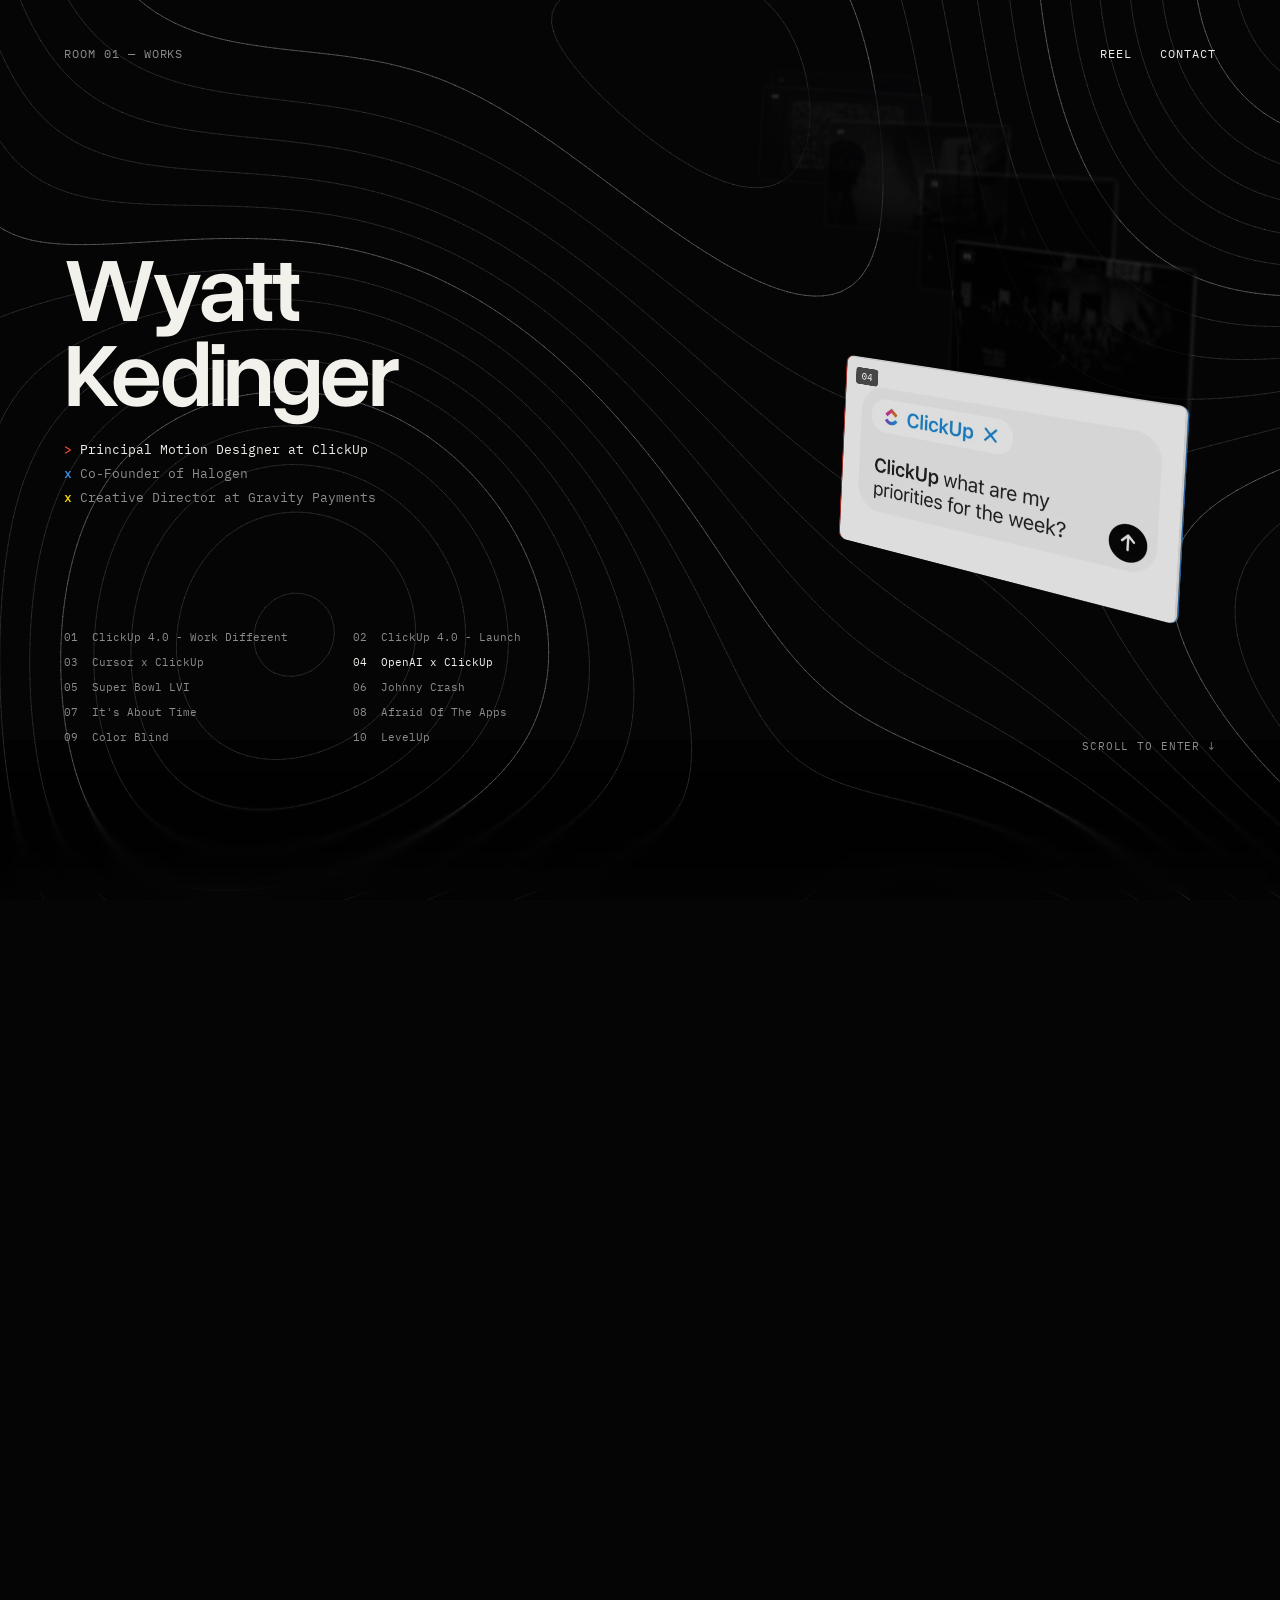
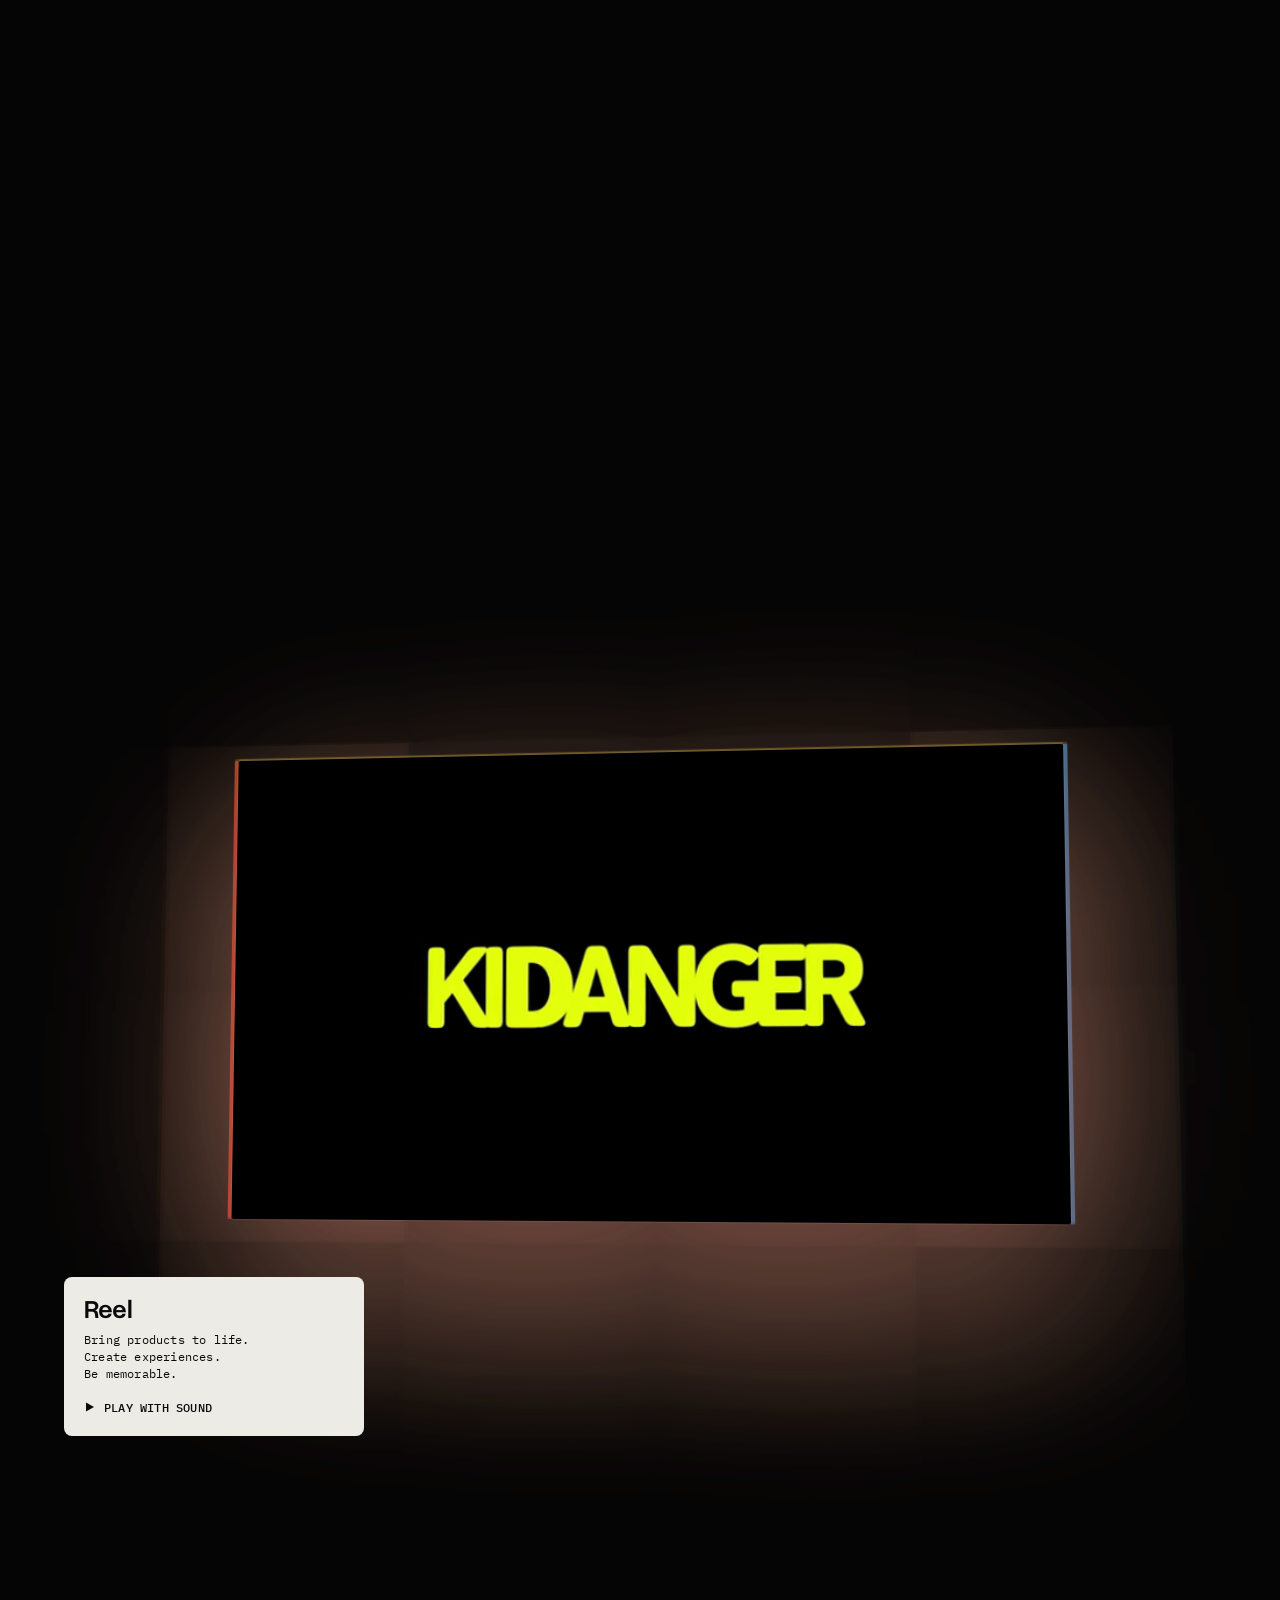
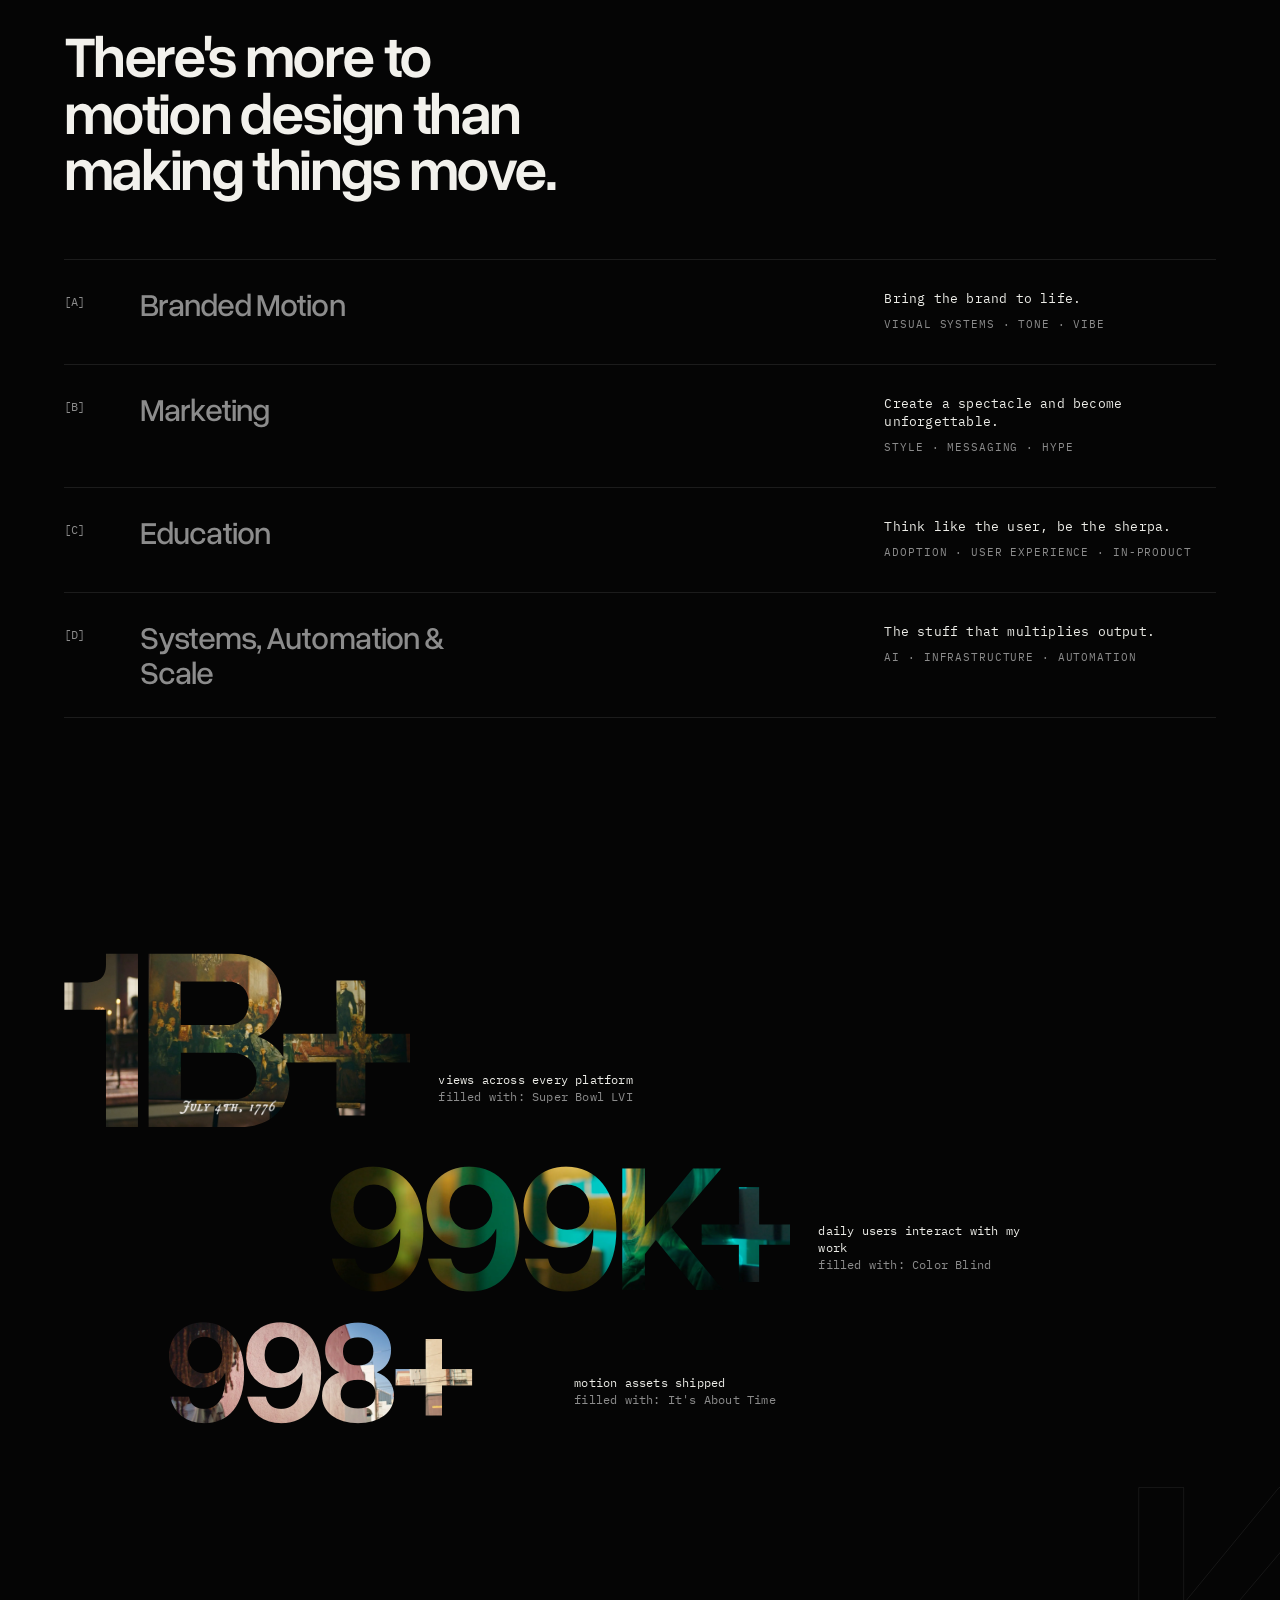
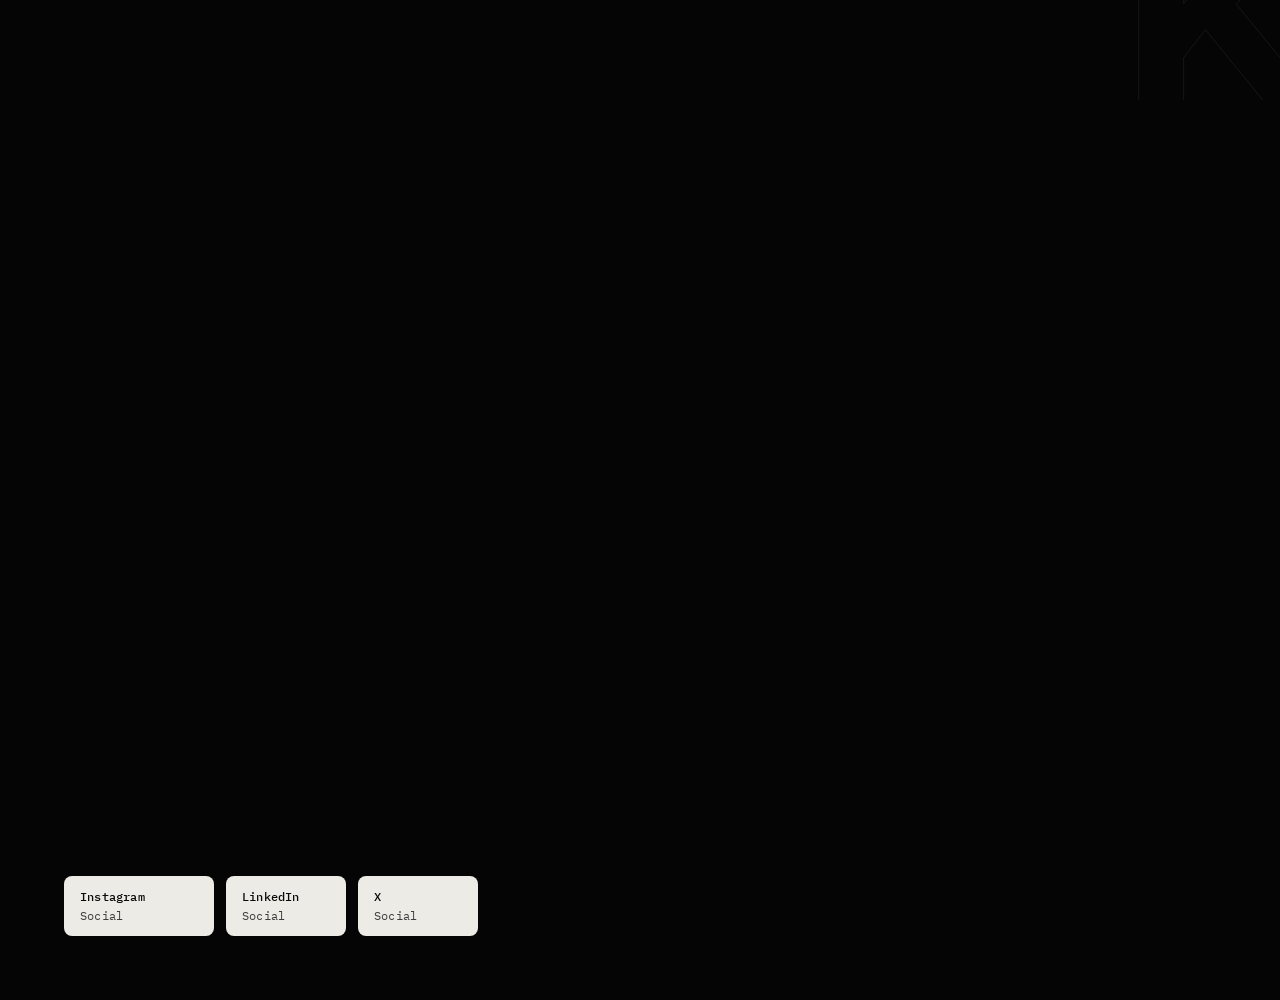
<file: index.html>
<!DOCTYPE html><html data-wf-domain="www.wyattkedinger.com" data-wf-page="696c6ad5186a173d71128969" data-wf-site="696c6ad3186a173d71128921" lang="en"><head><meta charset="utf-8"><title>Wyatt K.</title><meta content="Wyatt Kedinger&#x27;s Portfolio" name="description"><meta content="Wyatt K." property="og:title"><meta content="Wyatt Kedinger&#x27;s Portfolio" property="og:description"><meta content="Wyatt K." name="twitter:title"><meta content="Wyatt Kedinger&#x27;s Portfolio" name="twitter:description"><meta property="og:type" content="website"><meta content="summary_large_image" name="twitter:card"><meta content="width=device-width,initial-scale=1" name="viewport"><link href="css/webflow.css?v=33" rel="stylesheet" type="text/css"><link href="css/site.css?v=33" rel="stylesheet"><style>html.w-mod-js:not(.w-mod-ix3) :is(:is(.alert_card,.alert_card) .image,:is(.alert_card,.alert_card) .text-size-regular,.image-parallax,:is(.footer_link,.footer_link) .heading-style-h4,:is(.btn-wrap,.btn-wrap) .btn-bg,:is(.btn-wrap,.btn-wrap) .text-size-regular,:is(.btn-wrap,.btn-wrap) .btn_img,.faq_item .faq_wrap,.faq_item .faq_icon,:is(.services_item,.services_item) .services_number,:is(.services_item,.services_item) .services_tags,:is(.projects_card,.projects_card) .image,:is(.projects_card,.projects_card) .client-logo,:is(.projects_card,.projects_card) .client-logo-wrap,.hero_component :is(.heading,.hero_card),.brand-reveal .copyright,.brand-reveal .heading-style-h1,.brand-reveal,.showreel-wrap){visibility:hidden!important}@media not all and (max-width:479px) and (min-width:0px){@media not all and (max-width:767px) and (min-width:480px){@media not all and (max-width:991px) and (min-width:768px){html.w-mod-js:not(.w-mod-ix3) :is(.footer_component){visibility:hidden!important}}}}</style><script type="text/javascript">!function(o,c){var n=c.documentElement,t=" w-mod-";n.className+=t+"js",("ontouchstart"in o||o.DocumentTouch&&c instanceof DocumentTouch)&&(n.className+=t+"touch")}(window,document)</script><link href="media/Favicon.jpg" rel="shortcut icon" type="image/x-icon"><link href="media/TV_runner-webclip.jpeg" rel="apple-touch-icon"><script type="application/ld+json">{"@context":"https://schema.org","@type":"Person","name":"Wyatt Kedinger","jobTitle":"Principal Motion Designer","url":"https://www.wyattkedinger.com/","sameAs":["https://www.instagram.com/ked.danger","https://www.linkedin.com/in/wyattkedinger/","https://x.com/wyattkedinger"]}</script> <link rel="stylesheet" href="js/lenis.css"> <script src="js/lenis.min.js"></script> <meta name="format-detection" content="telephone=no"><link href="morph/morph.css?v=33" rel="stylesheet"><link rel="preload" as="image" href="images/works/clickup-4-work-different-960.webp" fetchpriority="high"><link rel="preload" as="image" href="images/works/clickup-4-launch-960.webp" fetchpriority="high"><link rel="preload" as="image" href="images/works/cursor-x-clickup-960.webp" fetchpriority="high"><link rel="preload" as="image" href="images/works/openai-x-clickup-960.webp" fetchpriority="high"><link rel="preload" as="font" type="font/woff2" href="fonts/plex-mono-400.woff2" crossorigin></head><body><div class="page-wrapper"><canvas class="room-field" aria-hidden="true"></canvas><header class="room-bar"><span class="room-bar_label" aria-live="polite">Room 01 — Works</span><nav class="room-bar_right" aria-label="Site"><a href="https://youtu.be/hs1KkIHInE4" data-reel="hs1KkIHInE4">Reel</a><a href="#exit" data-exit>Contact</a></nav></header><div class="global-styles w-embed"><style>body{-webkit-font-smoothing:antialiased;-moz-osx-font-smoothing:grayscale;font-smoothing:antialiased;text-rendering:optimizeLegibility}[tabindex]:focus-visible,input[type=file]:focus-visible{outline:.125rem solid #4d65ff;outline-offset:0.125rem}.inherit-color *{color:inherit}.w-richtext>:not(div):first-child,.w-richtext>div:first-child>:first-child{margin-top:0!important}.w-richtext ol li:last-child,.w-richtext ul li:last-child,.w-richtext>:last-child{margin-bottom:0!important}.container-large,.container-medium,.container-small{margin-right:auto!important;margin-left:auto!important}.text-style-3lines{display:-webkit-box;overflow:hidden;-webkit-line-clamp:3;-webkit-box-orient:vertical}.text-style-2lines{display:-webkit-box;overflow:hidden;-webkit-line-clamp:2;-webkit-box-orient:vertical}.display-inlineflex{display:inline-flex}.hide{display:none!important}@media screen and (max-width:991px){.hide,.hide-tablet{display:none!important}}@media screen and (max-width:767px){.hide-mobile-landscape{display:none!important}}@media screen and (max-width:479px){.hide-mobile{display:none!important}}.margin-0{margin:0!important}.padding-0{padding:0!important}.spacing-clean{padding:0!important;margin:0!important}.margin-top{margin-right:0!important;margin-bottom:0!important;margin-left:0!important}.padding-top{padding-right:0!important;padding-bottom:0!important;padding-left:0!important}.margin-right{margin-top:0!important;margin-bottom:0!important;margin-left:0!important}.padding-right{padding-top:0!important;padding-bottom:0!important;padding-left:0!important}.margin-bottom{margin-top:0!important;margin-right:0!important;margin-left:0!important}.padding-bottom{padding-top:0!important;padding-right:0!important;padding-left:0!important}.margin-left{margin-top:0!important;margin-right:0!important;margin-bottom:0!important}.padding-left{padding-top:0!important;padding-right:0!important;padding-bottom:0!important}.margin-horizontal{margin-top:0!important;margin-bottom:0!important}.padding-horizontal{padding-top:0!important;padding-bottom:0!important}.margin-vertical{margin-right:0!important;margin-left:0!important}.padding-vertical{padding-right:0!important;padding-left:0!important}.alert_content{display:-webkit-box;-webkit-line-clamp:3;-webkit-box-orient:vertical}.menu-open{overflow-x:hidden}.alert-open{overflow-x:hidden}::-webkit-scrollbar{display:none}</style></div><div style="--blur:1rem;--ratio:2" class="progressive-blur_wrap"><div style="--i:6" class="progressive-blur_panel is-1"></div><div style="--i:5" class="progressive-blur_panel is-2"></div><div style="--i:4" class="progressive-blur_panel is-3"></div><div style="--i:3" class="progressive-blur_panel is-4"></div><div style="--i:2" class="progressive-blur_panel is-5"></div><div style="--i:1" class="progressive-blur_panel is-6"></div><div style="--i:1" class="progressive-blur_panel is-7"></div><div style="--i:1" class="progressive-blur_panel is-8"></div><div style="--i:1" class="progressive-blur_panel is-9"></div><div style="--i:1" class="progressive-blur_panel is-10"></div></div><main class="main-wrapper"><div class="morph-pin" data-room="Room 01 — Works"><div class="morph-sticky"><div id="morph-root"></div></div></div><section class="room room-proj" id="reel" data-room="Room 02 — Reel" data-bar="nav"> <div class="proj"> <a class="proj_screen" href="https://youtu.be/hs1KkIHInE4" data-reel="hs1KkIHInE4" aria-label="Play the reel with sound"> <video data-lazy muted loop playsinline preload="none" poster="media/REEL_V01_poster.0000000.jpg"><source data-src="media/REEL_V01_mp4.mp4" type="video/mp4"><source data-src="media/REEL_V01_webm.webm" type="video/webm"></video> </a> </div> <div class="placard proj_label"> <h2 class="placard_title">Reel</h2> <span>Bring products to life.<br>Create experiences.<br>Be memorable.</span> <a class="placard_link" href="https://youtu.be/hs1KkIHInE4" data-reel="hs1KkIHInE4"><svg width="12" height="12" viewBox="0 0 12 12" aria-hidden="true"><path d="M2 1.5v9l8-4.5z" fill="currentColor"/></svg>Play with sound</a> </div> </section> <section class="room room-approach" id="approach" data-room="Room 03 — Approach" data-bar="nav"> <h2 class="room_statement">There's more to motion design than making things move.</h2> <ol class="approach_list"> <li class="approach_row" data-k="0"> <span class="approach_n">[A]</span> <span class="approach_name">Branded Motion</span> <span class="approach_slot"><span class="approach_card"><video data-lazy data-manual muted loop playsinline preload="none" poster="media/BRAND_V01_1_poster.0000000.jpg"><source data-src="media/BRAND_V01_1_mp4.mp4" type="video/mp4"><source data-src="media/BRAND_V01_1_webm.webm" type="video/webm"></video></span></span> <span class="approach_text"><span class="approach_desc">Bring the brand to life.</span><span class="approach_tags">Visual systems · Tone · Vibe</span></span> </li> <li class="approach_row" data-k="1"> <span class="approach_n">[B]</span> <span class="approach_name">Marketing</span> <span class="approach_slot"><span class="approach_card" style="aspect-ratio:406/720"><video data-lazy data-manual muted loop playsinline preload="none" poster="media/homepage3_poster.0000000.jpg"><source data-src="media/homepage3_mp4.mp4" type="video/mp4"><source data-src="media/homepage3_webm.webm" type="video/webm"></video></span></span> <span class="approach_text"><span class="approach_desc">Create a spectacle and become unforgettable.</span><span class="approach_tags">Style · Messaging · Hype</span></span> </li> <li class="approach_row" data-k="2"> <span class="approach_n">[C]</span> <span class="approach_name">Education</span> <span class="approach_slot"><span class="approach_card"><video data-lazy data-manual muted loop playsinline preload="none" poster="media/EDUCATION_V01_poster.0000000.jpg"><source data-src="media/EDUCATION_V01_mp4.mp4" type="video/mp4"><source data-src="media/EDUCATION_V01_webm.webm" type="video/webm"></video></span></span> <span class="approach_text"><span class="approach_desc">Think like the user, be the sherpa.</span><span class="approach_tags">Adoption · User experience · In-product</span></span> </li> <li class="approach_row" data-k="3"> <span class="approach_n">[D]</span> <span class="approach_name">Systems, Automation &amp; Scale</span> <span class="approach_slot"><span class="approach_card"><video data-lazy data-manual muted loop playsinline preload="none" poster="media/AUTOMATION_V02_poster.0000000.jpg"><source data-src="media/AUTOMATION_V02_mp4.mp4" type="video/mp4"><source data-src="media/AUTOMATION_V02_webm.webm" type="video/webm"></video></span></span> <span class="approach_text"><span class="approach_desc">The stuff that multiplies output.</span><span class="approach_tags">AI · Infrastructure · Automation</span></span> </li> </ol> </section> <section class="room room-reach" id="reach" data-room="Room 04 — Reach" data-bar="text:The numbers are cut from the work"> <div class="reach"> <div class="reach_row"> <span class="reach_fig reach_fig-1" aria-hidden="true" data-count="1000000000">1B+</span> <p class="reach_cap"><span class="sr-only">1B+ </span>views across every platform<br><span class="reach_src">filled with: Super Bowl LVI</span></p> </div> <div class="reach_row reach_row-2"> <span class="reach_fig reach_fig-2" aria-hidden="true" data-count="1000000">1M+</span> <p class="reach_cap"><span class="sr-only">1M+ </span>daily users interact with my work<br><span class="reach_src">filled with: Color Blind</span></p> </div> <div class="reach_row reach_row-3"> <span class="reach_fig reach_fig-3" aria-hidden="true" data-count="1000">1,000+</span> <p class="reach_cap"><span class="sr-only">1,000+ </span>motion assets shipped<br><span class="reach_src">filled with: It's About Time</span></p> </div> </div> <span class="reach_ghost" aria-hidden="true">K</span> </section> <section class="room room-exit" id="exit" data-room="Exit" data-bar="text:© Wyatt Kedinger"> <h2 class="exit_name"><span class="sr-only">Wyatt K</span></h2> <nav class="exit_links" aria-label="Contact"> <a class="placard placard-link" href="https://www.instagram.com/ked.danger"><span class="placard_t">Instagram</span><span class="placard_s">Social</span></a> <a class="placard placard-link" href="https://www.linkedin.com/in/wyattkedinger/"><span class="placard_t">LinkedIn</span><span class="placard_s">Social</span></a> <a class="placard placard-link" href="https://x.com/wyattkedinger"><span class="placard_t">X</span><span class="placard_s">Social</span></a> </nav> </section> </main></div><script src="js/gsap.min.js" type="text/javascript"></script><script src="js/ScrollTrigger.min.js" type="text/javascript"></script><script src="js/SplitText.min.js" type="text/javascript"></script><script type="text/javascript">gsap.registerPlugin(ScrollTrigger,SplitText)</script><script>const lenis=new Lenis;window.lenis=lenis,lenis.on("scroll",ScrollTrigger.update),gsap.ticker.add(e=>{lenis.raf(1e3*e)}),gsap.ticker.lagSmoothing(0)</script> <style>.wk-wrap{position:absolute;inset:0;overflow:hidden;pointer-events:none;z-index:0}.wk-l{position:absolute;left:0;right:0;bottom:0;background-image:var(--wk-img);background-repeat:no-repeat;background-size:cover}.wk-back{height:62%;opacity:.5;transform:translate3d(0,25px,0) scaleX(-1);filter:blur(3px);will-change:transform,filter;background-position:center bottom}.wk-front{height:60%;transform-origin:31.25% 0%;filter:blur(0);will-change:transform,filter;z-index:1;background-position:left bottom}@media (prefers-reduced-motion:reduce){.wk-front{transform:translate3d(18.75%,-22px,0) scale(1.6)!important}}</style> <style>a.btn-wrap[href="/contact"],a.credits_link[href*=lucas-gusso],a.credits_link[href="/changelog"],a.credits_link[href="/license"],a.credits_link[href="/style-guide"],a.footer_link[href="/about"],a.footer_link[href="/contact"],a.menu_link[href="/about"],a.menu_link[href="/blog"],a.menu_link[href="/contact"],a[href="/notifications"]{display:none!important}</style> <script src="js/vendor/react.production.min.js"></script><script src="js/vendor/react-dom.production.min.js"></script><script src="morph/works.js?v=33"></script><script src="morph/boot.js?v=33"></script><script src="morph/morph.js?v=33"></script><script src="js/room.js?v=33"></script><script src="js/site.js?v=33"></script></body></html>
</file>
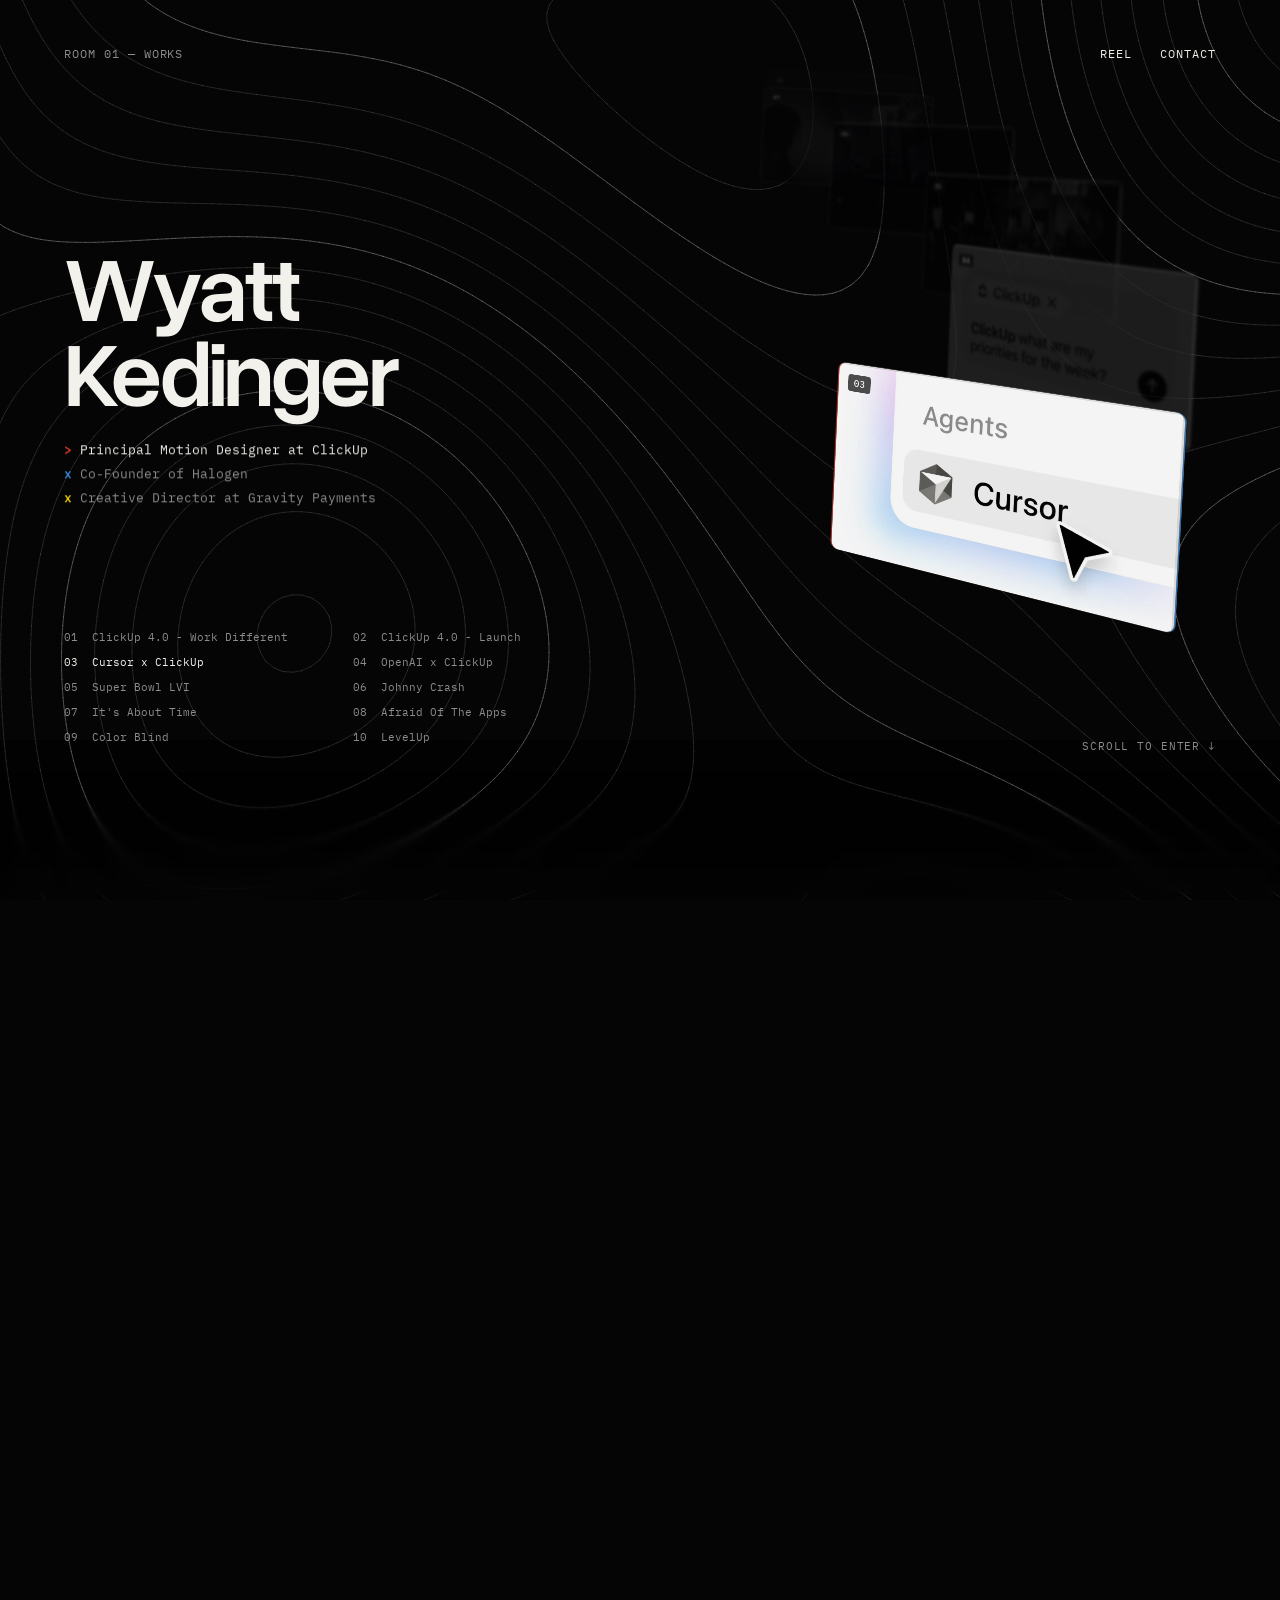
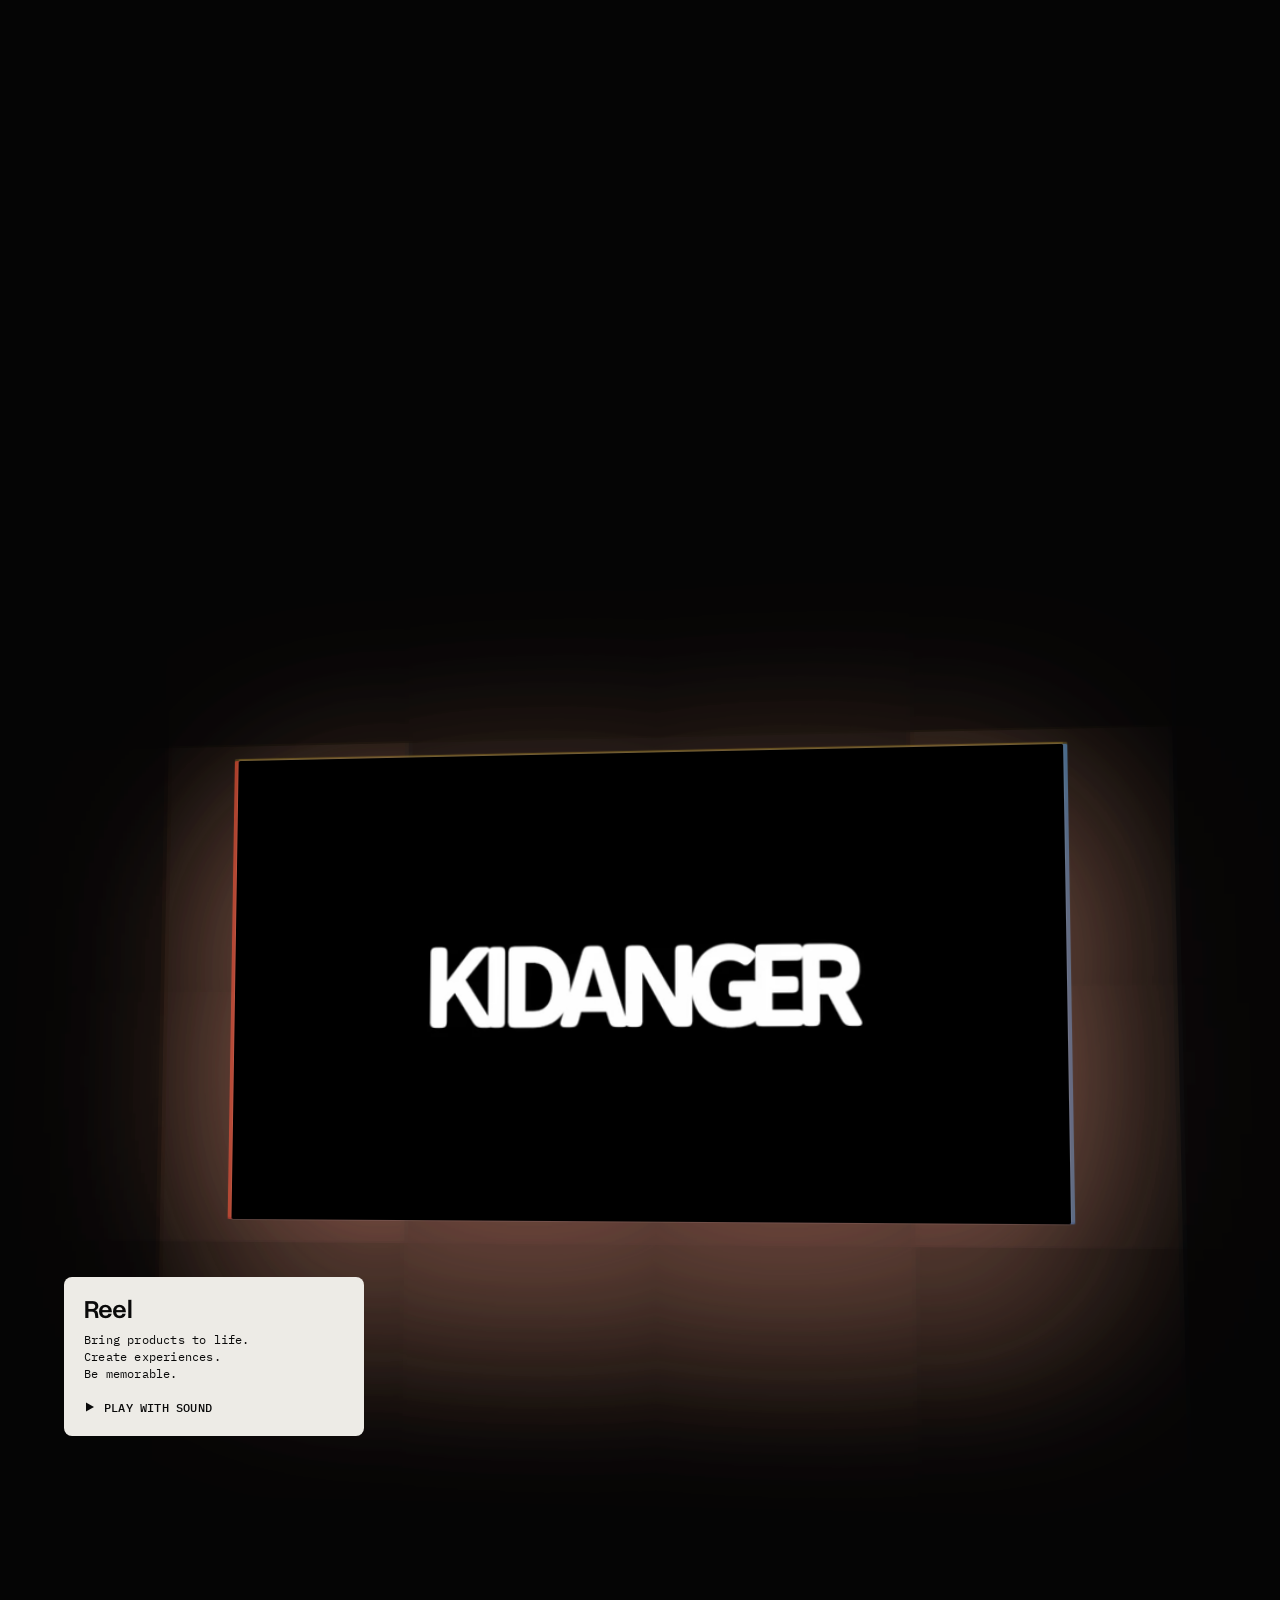
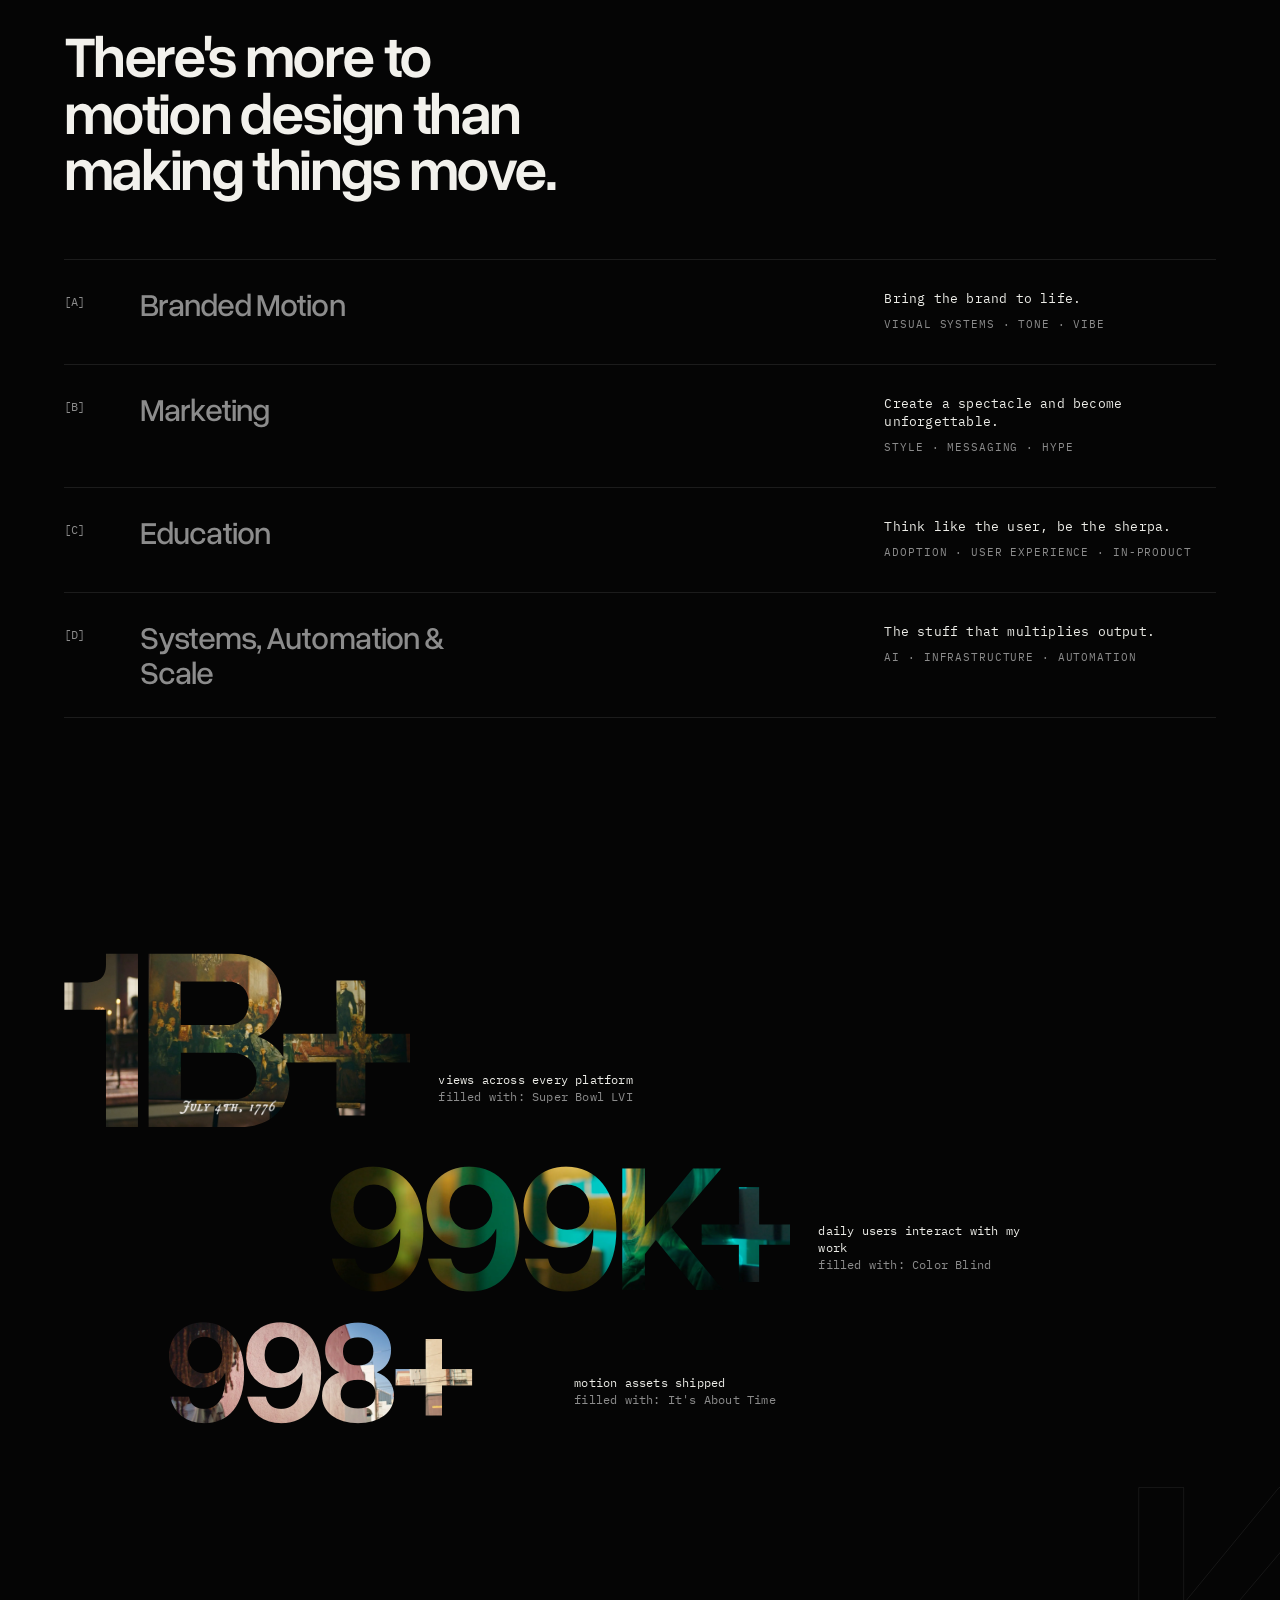
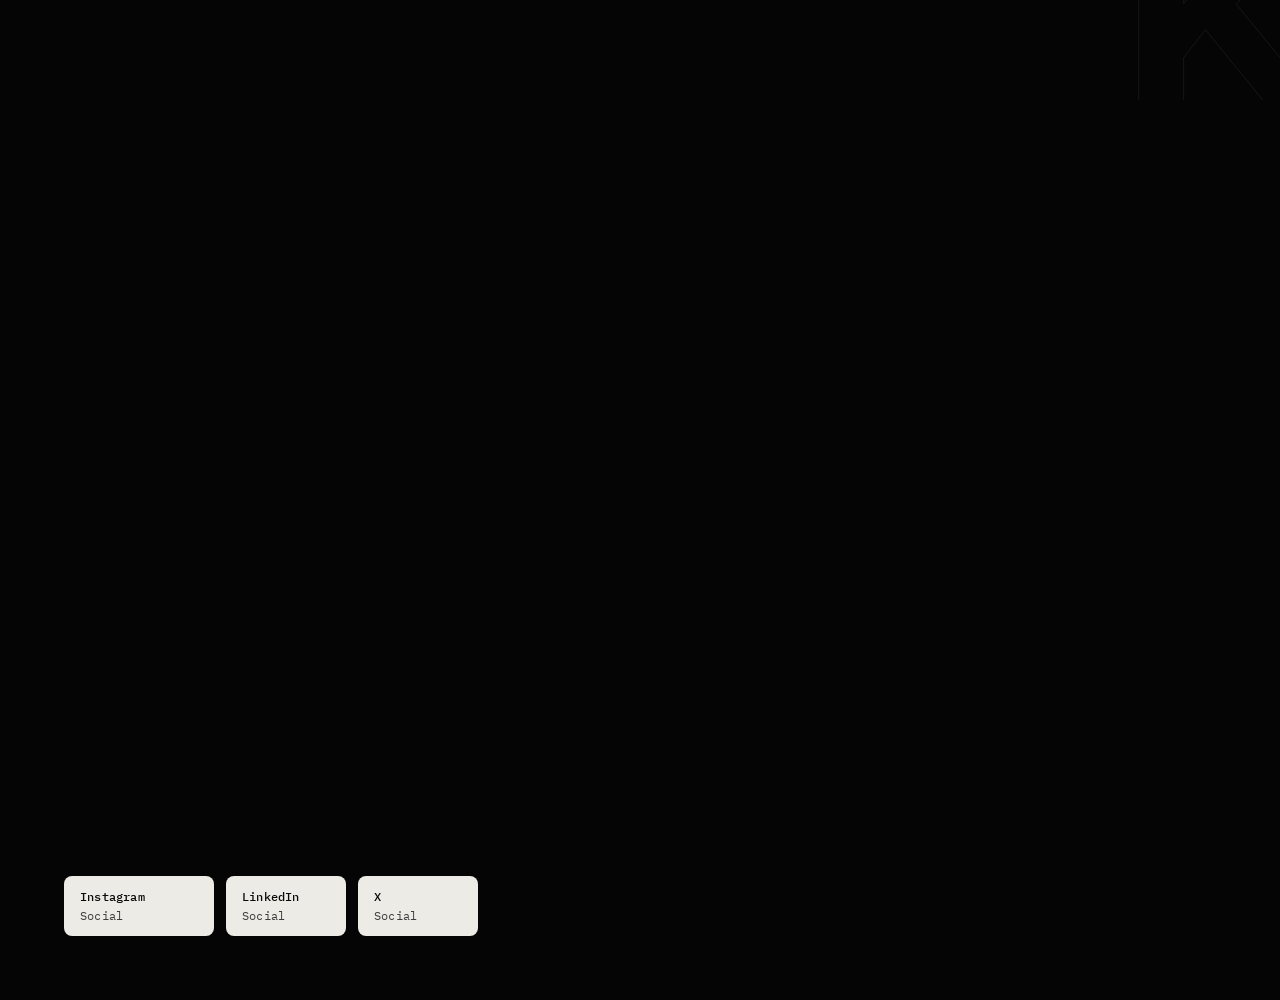
<file: preview/index.html>
<!DOCTYPE html><html data-wf-domain="www.wyattkedinger.com" data-wf-page="696c6ad5186a173d71128969" data-wf-site="696c6ad3186a173d71128921" lang="en"><head><meta charset="utf-8"><title>Wyatt K.</title><meta content="Wyatt Kedinger&#x27;s Portfolio" name="description"><meta content="Wyatt K." property="og:title"><meta content="Wyatt Kedinger&#x27;s Portfolio" property="og:description"><meta content="Wyatt K." name="twitter:title"><meta content="Wyatt Kedinger&#x27;s Portfolio" name="twitter:description"><meta property="og:type" content="website"><meta content="summary_large_image" name="twitter:card"><meta content="width=device-width,initial-scale=1" name="viewport"><link href="/css/webflow.css?v=21" rel="stylesheet" type="text/css"><link href="css/site.css?v=33" rel="stylesheet"><style>html.w-mod-js:not(.w-mod-ix3) :is(:is(.alert_card,.alert_card) .image,:is(.alert_card,.alert_card) .text-size-regular,.image-parallax,:is(.footer_link,.footer_link) .heading-style-h4,:is(.btn-wrap,.btn-wrap) .btn-bg,:is(.btn-wrap,.btn-wrap) .text-size-regular,:is(.btn-wrap,.btn-wrap) .btn_img,.faq_item .faq_wrap,.faq_item .faq_icon,:is(.services_item,.services_item) .services_number,:is(.services_item,.services_item) .services_tags,:is(.projects_card,.projects_card) .image,:is(.projects_card,.projects_card) .client-logo,:is(.projects_card,.projects_card) .client-logo-wrap,.hero_component :is(.heading,.hero_card),.brand-reveal .copyright,.brand-reveal .heading-style-h1,.brand-reveal,.showreel-wrap){visibility:hidden!important}@media not all and (max-width:479px) and (min-width:0px){@media not all and (max-width:767px) and (min-width:480px){@media not all and (max-width:991px) and (min-width:768px){html.w-mod-js:not(.w-mod-ix3) :is(.footer_component){visibility:hidden!important}}}}</style><script type="text/javascript">!function(o,c){var n=c.documentElement,t=" w-mod-";n.className+=t+"js",("ontouchstart"in o||o.DocumentTouch&&c instanceof DocumentTouch)&&(n.className+=t+"touch")}(window,document)</script><link href="/media/Favicon.jpg" rel="shortcut icon" type="image/x-icon"><link href="/media/TV_runner-webclip.jpeg" rel="apple-touch-icon"><script type="application/ld+json">{"@context":"https://schema.org","@type":"Person","name":"Wyatt Kedinger","jobTitle":"Principal Motion Designer","url":"https://www.wyattkedinger.com/","sameAs":["https://www.instagram.com/ked.danger","https://www.linkedin.com/in/wyattkedinger/","https://x.com/wyattkedinger"]}</script> <link rel="stylesheet" href="/js/lenis.css"> <script src="/js/lenis.min.js"></script> <meta name="format-detection" content="telephone=no"><link href="morph/morph.css?v=33" rel="stylesheet"><link rel="preload" as="image" href="/images/works/clickup-4-work-different-960.webp" fetchpriority="high"><link rel="preload" as="image" href="/images/works/clickup-4-launch-960.webp" fetchpriority="high"><link rel="preload" as="image" href="/images/works/cursor-x-clickup-960.webp" fetchpriority="high"><link rel="preload" as="image" href="/images/works/openai-x-clickup-960.webp" fetchpriority="high"><link rel="preload" as="font" type="font/woff2" href="/fonts/plex-mono-400.woff2" crossorigin><meta name="robots" content="noindex"/></head><body><div class="page-wrapper"><canvas class="room-field" aria-hidden="true"></canvas><header class="room-bar"><span class="room-bar_label" aria-live="polite">Room 01 — Works</span><nav class="room-bar_right" aria-label="Site"><a href="https://youtu.be/hs1KkIHInE4" data-reel="hs1KkIHInE4">Reel</a><a href="#exit" data-exit>Contact</a></nav></header><div class="global-styles w-embed"><style>body{-webkit-font-smoothing:antialiased;-moz-osx-font-smoothing:grayscale;font-smoothing:antialiased;text-rendering:optimizeLegibility}[tabindex]:focus-visible,input[type=file]:focus-visible{outline:.125rem solid #4d65ff;outline-offset:0.125rem}.inherit-color *{color:inherit}.w-richtext>:not(div):first-child,.w-richtext>div:first-child>:first-child{margin-top:0!important}.w-richtext ol li:last-child,.w-richtext ul li:last-child,.w-richtext>:last-child{margin-bottom:0!important}.container-large,.container-medium,.container-small{margin-right:auto!important;margin-left:auto!important}.text-style-3lines{display:-webkit-box;overflow:hidden;-webkit-line-clamp:3;-webkit-box-orient:vertical}.text-style-2lines{display:-webkit-box;overflow:hidden;-webkit-line-clamp:2;-webkit-box-orient:vertical}.display-inlineflex{display:inline-flex}.hide{display:none!important}@media screen and (max-width:991px){.hide,.hide-tablet{display:none!important}}@media screen and (max-width:767px){.hide-mobile-landscape{display:none!important}}@media screen and (max-width:479px){.hide-mobile{display:none!important}}.margin-0{margin:0!important}.padding-0{padding:0!important}.spacing-clean{padding:0!important;margin:0!important}.margin-top{margin-right:0!important;margin-bottom:0!important;margin-left:0!important}.padding-top{padding-right:0!important;padding-bottom:0!important;padding-left:0!important}.margin-right{margin-top:0!important;margin-bottom:0!important;margin-left:0!important}.padding-right{padding-top:0!important;padding-bottom:0!important;padding-left:0!important}.margin-bottom{margin-top:0!important;margin-right:0!important;margin-left:0!important}.padding-bottom{padding-top:0!important;padding-right:0!important;padding-left:0!important}.margin-left{margin-top:0!important;margin-right:0!important;margin-bottom:0!important}.padding-left{padding-top:0!important;padding-right:0!important;padding-bottom:0!important}.margin-horizontal{margin-top:0!important;margin-bottom:0!important}.padding-horizontal{padding-top:0!important;padding-bottom:0!important}.margin-vertical{margin-right:0!important;margin-left:0!important}.padding-vertical{padding-right:0!important;padding-left:0!important}.alert_content{display:-webkit-box;-webkit-line-clamp:3;-webkit-box-orient:vertical}.menu-open{overflow-x:hidden}.alert-open{overflow-x:hidden}::-webkit-scrollbar{display:none}</style></div><div style="--blur:1rem;--ratio:2" class="progressive-blur_wrap"><div style="--i:6" class="progressive-blur_panel is-1"></div><div style="--i:5" class="progressive-blur_panel is-2"></div><div style="--i:4" class="progressive-blur_panel is-3"></div><div style="--i:3" class="progressive-blur_panel is-4"></div><div style="--i:2" class="progressive-blur_panel is-5"></div><div style="--i:1" class="progressive-blur_panel is-6"></div><div style="--i:1" class="progressive-blur_panel is-7"></div><div style="--i:1" class="progressive-blur_panel is-8"></div><div style="--i:1" class="progressive-blur_panel is-9"></div><div style="--i:1" class="progressive-blur_panel is-10"></div></div><main class="main-wrapper"><div class="morph-pin" data-room="Room 01 — Works"><div class="morph-sticky"><div id="morph-root"></div></div></div><section class="room room-proj" id="reel" data-room="Room 02 — Reel" data-bar="nav"> <div class="proj"> <a class="proj_screen" href="https://youtu.be/hs1KkIHInE4" data-reel="hs1KkIHInE4" aria-label="Play the reel with sound"> <video data-lazy muted loop playsinline preload="none" poster="/media/REEL_V01_poster.0000000.jpg"><source data-src="/media/REEL_V01_mp4.mp4" type="video/mp4"><source data-src="/media/REEL_V01_webm.webm" type="video/webm"></video> </a> </div> <div class="placard proj_label"> <h2 class="placard_title">Reel</h2> <span>Bring products to life.<br>Create experiences.<br>Be memorable.</span> <a class="placard_link" href="https://youtu.be/hs1KkIHInE4" data-reel="hs1KkIHInE4"><svg width="12" height="12" viewBox="0 0 12 12" aria-hidden="true"><path d="M2 1.5v9l8-4.5z" fill="currentColor"/></svg>Play with sound</a> </div> </section> <section class="room room-approach" id="approach" data-room="Room 03 — Approach" data-bar="nav"> <h2 class="room_statement">There's more to motion design than making things move.</h2> <ol class="approach_list"> <li class="approach_row" data-k="0"> <span class="approach_n">[A]</span> <span class="approach_name">Branded Motion</span> <span class="approach_slot"><span class="approach_card"><video data-lazy data-manual muted loop playsinline preload="none" poster="/media/BRAND_V01_1_poster.0000000.jpg"><source data-src="/media/BRAND_V01_1_mp4.mp4" type="video/mp4"><source data-src="/media/BRAND_V01_1_webm.webm" type="video/webm"></video></span></span> <span class="approach_text"><span class="approach_desc">Bring the brand to life.</span><span class="approach_tags">Visual systems · Tone · Vibe</span></span> </li> <li class="approach_row" data-k="1"> <span class="approach_n">[B]</span> <span class="approach_name">Marketing</span> <span class="approach_slot"><span class="approach_card" style="aspect-ratio:406/720"><video data-lazy data-manual muted loop playsinline preload="none" poster="/media/homepage3_poster.0000000.jpg"><source data-src="/media/homepage3_mp4.mp4" type="video/mp4"><source data-src="/media/homepage3_webm.webm" type="video/webm"></video></span></span> <span class="approach_text"><span class="approach_desc">Create a spectacle and become unforgettable.</span><span class="approach_tags">Style · Messaging · Hype</span></span> </li> <li class="approach_row" data-k="2"> <span class="approach_n">[C]</span> <span class="approach_name">Education</span> <span class="approach_slot"><span class="approach_card"><video data-lazy data-manual muted loop playsinline preload="none" poster="/media/EDUCATION_V01_poster.0000000.jpg"><source data-src="/media/EDUCATION_V01_mp4.mp4" type="video/mp4"><source data-src="/media/EDUCATION_V01_webm.webm" type="video/webm"></video></span></span> <span class="approach_text"><span class="approach_desc">Think like the user, be the sherpa.</span><span class="approach_tags">Adoption · User experience · In-product</span></span> </li> <li class="approach_row" data-k="3"> <span class="approach_n">[D]</span> <span class="approach_name">Systems, Automation &amp; Scale</span> <span class="approach_slot"><span class="approach_card"><video data-lazy data-manual muted loop playsinline preload="none" poster="/media/AUTOMATION_V02_poster.0000000.jpg"><source data-src="/media/AUTOMATION_V02_mp4.mp4" type="video/mp4"><source data-src="/media/AUTOMATION_V02_webm.webm" type="video/webm"></video></span></span> <span class="approach_text"><span class="approach_desc">The stuff that multiplies output.</span><span class="approach_tags">AI · Infrastructure · Automation</span></span> </li> </ol> </section> <section class="room room-reach" id="reach" data-room="Room 04 — Reach" data-bar="text:The numbers are cut from the work"> <div class="reach"> <div class="reach_row"> <span class="reach_fig reach_fig-1" aria-hidden="true" data-count="1000000000">1B+</span> <p class="reach_cap"><span class="sr-only">1B+ </span>views across every platform<br><span class="reach_src">filled with: Super Bowl LVI</span></p> </div> <div class="reach_row reach_row-2"> <span class="reach_fig reach_fig-2" aria-hidden="true" data-count="1000000">1M+</span> <p class="reach_cap"><span class="sr-only">1M+ </span>daily users interact with my work<br><span class="reach_src">filled with: Color Blind</span></p> </div> <div class="reach_row reach_row-3"> <span class="reach_fig reach_fig-3" aria-hidden="true" data-count="1000">1,000+</span> <p class="reach_cap"><span class="sr-only">1,000+ </span>motion assets shipped<br><span class="reach_src">filled with: It's About Time</span></p> </div> </div> <span class="reach_ghost" aria-hidden="true">K</span> </section> <section class="room room-exit" id="exit" data-room="Exit" data-bar="text:© Wyatt Kedinger"> <h2 class="exit_name"><span class="sr-only">Wyatt K</span></h2> <nav class="exit_links" aria-label="Contact"> <a class="placard placard-link" href="https://www.instagram.com/ked.danger"><span class="placard_t">Instagram</span><span class="placard_s">Social</span></a> <a class="placard placard-link" href="https://www.linkedin.com/in/wyattkedinger/"><span class="placard_t">LinkedIn</span><span class="placard_s">Social</span></a> <a class="placard placard-link" href="https://x.com/wyattkedinger"><span class="placard_t">X</span><span class="placard_s">Social</span></a> </nav> </section> </main></div><script src="/js/gsap.min.js" type="text/javascript"></script><script src="/js/ScrollTrigger.min.js" type="text/javascript"></script><script src="/js/SplitText.min.js" type="text/javascript"></script><script type="text/javascript">gsap.registerPlugin(ScrollTrigger,SplitText)</script><script>const lenis=new Lenis;window.lenis=lenis,lenis.on("scroll",ScrollTrigger.update),gsap.ticker.add(e=>{lenis.raf(1e3*e)}),gsap.ticker.lagSmoothing(0)</script> <style>.wk-wrap{position:absolute;inset:0;overflow:hidden;pointer-events:none;z-index:0}.wk-l{position:absolute;left:0;right:0;bottom:0;background-image:var(--wk-img);background-repeat:no-repeat;background-size:cover}.wk-back{height:62%;opacity:.5;transform:translate3d(0,25px,0) scaleX(-1);filter:blur(3px);will-change:transform,filter;background-position:center bottom}.wk-front{height:60%;transform-origin:31.25% 0%;filter:blur(0);will-change:transform,filter;z-index:1;background-position:left bottom}@media (prefers-reduced-motion:reduce){.wk-front{transform:translate3d(18.75%,-22px,0) scale(1.6)!important}}</style> <style>a.btn-wrap[href="/contact"],a.credits_link[href*=lucas-gusso],a.credits_link[href="/changelog"],a.credits_link[href="/license"],a.credits_link[href="/style-guide"],a.footer_link[href="/about"],a.footer_link[href="/contact"],a.menu_link[href="/about"],a.menu_link[href="/blog"],a.menu_link[href="/contact"],a[href="/notifications"]{display:none!important}</style> <script src="/js/vendor/react.production.min.js"></script><script src="/js/vendor/react-dom.production.min.js"></script><script src="morph/works.js?v=33"></script><script src="/morph/boot.js?v=21"></script><script src="morph/morph.js?v=33"></script><script src="js/room.js?v=33"></script><script src="js/site.js?v=33"></script></body></html>
</file>
<file: css/webflow.css>
html{-webkit-text-size-adjust:100%;-ms-text-size-adjust:100%;font-family:sans-serif}body{margin:0}aside,figure,header,main,nav,section{display:block}canvas,video{vertical-align:baseline;display:inline-block}[hidden]{display:none}a{background-color:#0000}a:active,a:hover{outline:0}b{font-weight:700}h1{margin:.67em 0;font-size:2em}sub{vertical-align:baseline;font-size:75%;line-height:0;position:relative;bottom:-.25em}img{border:0}svg:not(:root){overflow:hidden}hr{box-sizing:content-box;height:0}pre{font-family:monospace;font-size:1em;overflow:auto}button,input{color:inherit;font:inherit;margin:0}button{text-transform:none;overflow:visible}button,html input[type=button]{-webkit-appearance:button;cursor:pointer}button::-moz-focus-inner,input::-moz-focus-inner{border:0;padding:0}input{line-height:normal}th{padding:0}.w-icon-slider-right:before{content:""}.w-icon-slider-left:before{content:""}.w-icon-nav-menu:before{content:""}.w-icon-arrow-down:before,.w-icon-dropdown-toggle:before{content:""}.w-icon-file-upload-remove:before{content:""}.w-icon-file-upload-icon:before{content:""}*{box-sizing:border-box}html{height:100%}body{color:#333;background-color:#fff;min-height:100%;margin:0;font-family:Arial,sans-serif;font-size:14px;line-height:20px}img{vertical-align:middle;max-width:100%;display:inline-block}html.w-mod-touch *{background-attachment:scroll!important}.w-block{display:block}.w-inline-block{max-width:100%;display:inline-block}.w-clearfix:before,.w-clearfix:after{content:" ";grid-area:1/1/2/2;display:table}.w-clearfix:after{clear:both}.w-hidden{display:none}.w-button{color:#fff;line-height:inherit;cursor:pointer;background-color:#3898ec;border:0;border-radius:0;padding:9px 15px;text-decoration:none;display:inline-block}input.w-button{-webkit-appearance:button}.w-popover{position-anchor:none}:where(.w-popover[data-w-popover-backdrop-animated])::backdrop{animation:var(--w-backdrop-animation,none)}.w-popover-mask{opacity:0!important;clip-path:none!important;pointer-events:auto!important;border:0!important;width:auto!important;max-width:none!important;height:auto!important;max-height:none!important;margin:0!important;padding:0!important;position:fixed!important;inset:0!important;transform:none!important}.w-popover-mask[popover]{translate:none!important;rotate:none!important;scale:none!important}.w-popover-mask::backdrop{display:none!important}.w-popover-mask:not(:popover-open){display:none!important}@supports not selector(:popover-open){.w-popover-mask{display:none!important}}.w-popover[popover]:not(:popover-open){display:none}.w-modal:not([open]):not([popover]){display:none}.w-modal[popover]:not(:popover-open){display:none}.w-code-block{margin:unset}pre.w-code-block code{all:inherit}pre.w-code-block code>span{display:block!important}.w-optimization{display:contents}.w-webflow-badge,.w-webflow-badge>img{box-sizing:unset;width:unset;height:unset;max-height:unset;max-width:unset;min-height:unset;min-width:unset;margin:unset;padding:unset;float:unset;clear:unset;border:unset;border-radius:unset;background:unset;background-image:unset;background-position:unset;background-size:unset;background-repeat:unset;background-origin:unset;background-clip:unset;background-attachment:unset;background-color:unset;box-shadow:unset;transform:unset;direction:unset;font-family:unset;font-weight:unset;color:unset;font-size:unset;line-height:unset;font-style:unset;font-variant:unset;text-align:unset;letter-spacing:unset;-webkit-text-decoration:unset;text-decoration:unset;text-indent:unset;text-transform:unset;list-style-type:unset;text-shadow:unset;vertical-align:unset;cursor:unset;white-space:unset;word-break:unset;word-spacing:unset;word-wrap:unset;transition:unset}.w-webflow-badge{white-space:nowrap;cursor:pointer;box-shadow:0 0 0 1px #0000001a,0 1px 3px #0000001a;visibility:visible!important;opacity:1!important;z-index:2147483647!important;color:#aaadb0!important;width:auto!important;height:auto!important;overflow:unset!important;background-color:#fff!important;border-radius:3px!important;margin:0!important;padding:6px!important;font-size:12px!important;line-height:14px!important;text-decoration:none!important;display:inline-block!important;position:fixed!important;inset:auto 12px 12px auto!important;transform:none!important}.w-webflow-badge>img{position:unset;visibility:unset!important;opacity:1!important;vertical-align:middle!important;display:inline-block!important}h1,h2{margin-bottom:10px;font-weight:700}h1{margin-top:20px;font-size:38px;line-height:44px}h2{margin-top:20px;font-size:32px;line-height:36px}p{margin-top:0;margin-bottom:10px}figure{margin:0 0 10px}.w-list-unstyled{padding-left:0;list-style:none}.w-embed:before,.w-embed:after{content:" ";grid-area:1/1/2/2;display:table}.w-embed:after{clear:both}.w-video{width:100%;padding:0;position:relative}.w-video iframe,.w-video object,.w-video embed{border:none;width:100%;height:100%;position:absolute;top:0;left:0}button,[type=button]{cursor:pointer;-webkit-appearance:button;border:0}.w-form{margin:0 0 15px}.w-form-done{text-align:center;background-color:#ddd;padding:20px;display:none}.w-form-fail{background-color:#ffdede;margin-top:10px;padding:10px;display:none}label{margin-bottom:5px;font-weight:700;display:block}.w-input,.w-select{color:#333;vertical-align:middle;background-color:#fff;border:1px solid #ccc;width:100%;height:38px;margin-bottom:10px;padding:8px 12px;font-size:14px;line-height:1.42857;display:block}.w-input::placeholder,.w-select::placeholder{color:#999}.w-input:focus,.w-select:focus{border-color:#3898ec;outline:0}.w-input[disabled],.w-select[disabled],.w-input[readonly],.w-select[readonly],fieldset[disabled] .w-input,fieldset[disabled] .w-select{cursor:not-allowed}.w-input[disabled]:not(.w-input-disabled),.w-select[disabled]:not(.w-input-disabled),.w-input[readonly],.w-select[readonly],fieldset[disabled]:not(.w-input-disabled) .w-input,fieldset[disabled]:not(.w-input-disabled) .w-select{background-color:#eee}textarea.w-input,textarea.w-select{height:auto}.w-select{background-color:#f3f3f3}.w-select[multiple]{height:auto}.w-form-label{cursor:pointer;margin-bottom:0;font-weight:400;display:inline-block}.w-radio{margin-bottom:5px;padding-left:20px;display:block}.w-radio:before,.w-radio:after{content:" ";grid-area:1/1/2/2;display:table}.w-radio:after{clear:both}.w-radio-input{float:left;margin:3px 0 0 -20px;line-height:normal}.w-file-upload{margin-bottom:10px;display:block}.w-file-upload-input{opacity:0;z-index:-100;width:.1px;height:.1px;position:absolute;overflow:hidden}.w-file-upload-default,.w-file-upload-uploading,.w-file-upload-success{color:#333;display:inline-block}.w-file-upload-error{margin-top:10px;display:block}.w-file-upload-default.w-hidden,.w-file-upload-uploading.w-hidden,.w-file-upload-error.w-hidden,.w-file-upload-success.w-hidden{display:none}.w-file-upload-uploading-btn{cursor:pointer;background-color:#fafafa;border:1px solid #ccc;margin:0;padding:8px 12px;font-size:14px;font-weight:400;display:flex}.w-file-upload-file{background-color:#fafafa;border:1px solid #ccc;flex-grow:1;justify-content:space-between;margin:0;padding:8px 9px 8px 11px;display:flex}.w-file-upload-file-name{font-size:14px;font-weight:400;display:block}.w-file-remove-link{cursor:pointer;width:auto;height:auto;margin-top:3px;margin-left:10px;padding:3px;display:block}.w-icon-file-upload-remove{margin:auto;font-size:10px}.w-file-upload-error-msg{color:#ea384c;padding:2px 0;display:inline-block}.w-file-upload-info{padding:0 12px;line-height:38px;display:inline-block}.w-file-upload-label{cursor:pointer;background-color:#fafafa;border:1px solid #ccc;margin:0;padding:8px 12px;font-size:14px;font-weight:400;display:inline-block}.w-icon-file-upload-icon,.w-icon-file-upload-uploading{width:20px;margin-right:8px;display:inline-block}.w-icon-file-upload-uploading{height:20px}.w-container{max-width:940px;margin-left:auto;margin-right:auto}.w-container:before,.w-container:after{content:" ";grid-area:1/1/2/2;display:table}.w-container:after{clear:both}.w-container .w-row{margin-left:-10px;margin-right:-10px}.w-row:before,.w-row:after{content:" ";grid-area:1/1/2/2;display:table}.w-row:after{clear:both}.w-row .w-row{margin-left:0;margin-right:0}.w-col{float:left;width:100%;min-height:1px;padding-left:10px;padding-right:10px;position:relative}.w-col .w-col{padding-left:0;padding-right:0}.w-col-1{width:8.33333%}.w-col-2{width:16.6667%}.w-col-3{width:25%}.w-col-4{width:33.3333%}.w-col-5{width:41.6667%}.w-col-6{width:50%}.w-col-7{width:58.3333%}.w-col-8{width:66.6667%}.w-col-9{width:75%}.w-col-10{width:83.3333%}.w-col-11{width:91.6667%}.w-col-12{width:100%}.w-hidden-main{display:none!important}@media screen and (width<=991px){.w-container{max-width:728px}.w-hidden-main{display:inherit!important}.w-hidden-medium{display:none!important}.w-col-medium-1{width:8.33333%}.w-col-medium-2{width:16.6667%}.w-col-medium-3{width:25%}.w-col-medium-4{width:33.3333%}.w-col-medium-5{width:41.6667%}.w-col-medium-6{width:50%}.w-col-medium-7{width:58.3333%}.w-col-medium-8{width:66.6667%}.w-col-medium-9{width:75%}.w-col-medium-10{width:83.3333%}.w-col-medium-11{width:91.6667%}.w-col-medium-12{width:100%}.w-col-stack{width:100%;left:auto;right:auto}}@media screen and (width<=767px){.w-hidden-main,.w-hidden-medium{display:inherit!important}.w-hidden-small{display:none!important}.w-row,.w-container .w-row{margin-left:0;margin-right:0}.w-col{width:100%;left:auto;right:auto}.w-col-small-1{width:8.33333%}.w-col-small-2{width:16.6667%}.w-col-small-3{width:25%}.w-col-small-4{width:33.3333%}.w-col-small-5{width:41.6667%}.w-col-small-6{width:50%}.w-col-small-7{width:58.3333%}.w-col-small-8{width:66.6667%}.w-col-small-9{width:75%}.w-col-small-10{width:83.3333%}.w-col-small-11{width:91.6667%}.w-col-small-12{width:100%}}@media screen and (width<=479px){.w-container{max-width:none}.w-hidden-main,.w-hidden-medium,.w-hidden-small{display:inherit!important}.w-hidden-tiny{display:none!important}.w-col{width:100%}.w-col-tiny-1{width:8.33333%}.w-col-tiny-2{width:16.6667%}.w-col-tiny-3{width:25%}.w-col-tiny-4{width:33.3333%}.w-col-tiny-5{width:41.6667%}.w-col-tiny-6{width:50%}.w-col-tiny-7{width:58.3333%}.w-col-tiny-8{width:66.6667%}.w-col-tiny-9{width:75%}.w-col-tiny-10{width:83.3333%}.w-col-tiny-11{width:91.6667%}.w-col-tiny-12{width:100%}}.w-widget{position:relative}.w-widget-map{width:100%;height:400px}.w-widget-map label{width:auto;display:inline}.w-widget-map img{max-width:inherit}.w-widget-map .gm-style-iw{text-align:center}.w-widget-map .gm-style-iw>button{display:none!important}.w-widget-twitter{overflow:hidden}.w-widget-twitter-count-shim{vertical-align:top;text-align:center;background:#fff;border:1px solid #758696;border-radius:3px;width:28px;height:20px;display:inline-block;position:relative}.w-widget-twitter-count-shim *{pointer-events:none;-webkit-user-select:none;user-select:none}.w-widget-twitter-count-shim .w-widget-twitter-count-inner{text-align:center;color:#999;font-family:serif;font-size:15px;line-height:12px;position:relative}.w-widget-twitter-count-shim .w-widget-twitter-count-clear{display:block;position:relative}.w-widget-twitter-count-shim.w--large{width:36px;height:28px}.w-widget-twitter-count-shim.w--large .w-widget-twitter-count-inner{font-size:18px;line-height:18px}.w-widget-twitter-count-shim:not(.w--vertical){margin-left:5px;margin-right:8px}.w-widget-twitter-count-shim:not(.w--vertical).w--large{margin-left:6px}.w-widget-twitter-count-shim:not(.w--vertical):before,.w-widget-twitter-count-shim:not(.w--vertical):after{content:" ";pointer-events:none;border:solid #0000;width:0;height:0;position:absolute;top:50%;left:0}.w-widget-twitter-count-shim:not(.w--vertical):before{border-width:4px;border-color:#75869600 #5d6c7b #75869600 #75869600;margin-top:-4px;margin-left:-9px}.w-widget-twitter-count-shim:not(.w--vertical).w--large:before{border-width:5px;margin-top:-5px;margin-left:-10px}.w-widget-twitter-count-shim:not(.w--vertical):after{border-width:4px;border-color:#fff0 #fff #fff0 #fff0;margin-top:-4px;margin-left:-8px}.w-widget-twitter-count-shim:not(.w--vertical).w--large:after{border-width:5px;margin-top:-5px;margin-left:-9px}.w-widget-twitter-count-shim.w--vertical{width:61px;height:33px;margin-bottom:8px}.w-widget-twitter-count-shim.w--vertical:before,.w-widget-twitter-count-shim.w--vertical:after{content:" ";pointer-events:none;border:solid #0000;width:0;height:0;position:absolute;top:100%;left:50%}.w-widget-twitter-count-shim.w--vertical:before{border-width:5px;border-color:#5d6c7b #75869600 #75869600;margin-left:-5px}.w-widget-twitter-count-shim.w--vertical:after{border-width:4px;border-color:#fff #fff0 #fff0;margin-left:-4px}.w-widget-twitter-count-shim.w--vertical .w-widget-twitter-count-inner{font-size:18px;line-height:22px}.w-widget-twitter-count-shim.w--vertical.w--large{width:76px}.w-background-video{color:#fff;height:500px;position:relative;overflow:hidden}.w-background-video>video{object-fit:cover;z-index:-100;background-position:50%;background-size:cover;width:100%;height:100%;margin:auto;position:absolute;inset:-100%}.w-background-video>video::-webkit-media-controls-start-playback-button{-webkit-appearance:none;display:none!important}.w-background-video--control{background-color:#0000;padding:0;position:absolute;bottom:1em;right:1em}.w-background-video--control>[hidden]{display:none!important}.w-slider{text-align:center;clear:both;-webkit-tap-highlight-color:#0000;tap-highlight-color:#0000;background:#ddd;height:300px;position:relative}.w-slider-mask{z-index:1;white-space:nowrap;height:100%;display:block;position:relative;left:0;right:0;overflow:hidden}.w-slide{vertical-align:top;white-space:normal;text-align:left;width:100%;height:100%;display:inline-block;position:relative}.w-slider-nav{z-index:2;text-align:center;-webkit-tap-highlight-color:#0000;tap-highlight-color:#0000;height:40px;margin:auto;padding-top:10px;position:absolute;inset:auto 0 0}.w-slider-nav.w-round>div{border-radius:100%}.w-slider-nav.w-num>div{width:auto;height:auto;font-size:inherit;line-height:inherit;padding:.2em .5em}.w-slider-nav.w-shadow>div{box-shadow:0 0 3px #3336}.w-slider-nav-invert{color:#fff}.w-slider-nav-invert>div{background-color:#2226}.w-slider-nav-invert>div.w-active{background-color:#222}.w-slider-dot{cursor:pointer;background-color:#fff6;width:1em;height:1em;margin:0 3px .5em;transition:background-color .1s,color .1s;display:inline-block;position:relative}.w-slider-dot.w-active{background-color:#fff}.w-slider-dot:focus{outline:none;box-shadow:0 0 0 2px #fff}.w-slider-dot:focus.w-active{box-shadow:none}.w-slider-arrow-left,.w-slider-arrow-right{cursor:pointer;color:#fff;-webkit-tap-highlight-color:#0000;tap-highlight-color:#0000;-webkit-user-select:none;user-select:none;width:80px;margin:auto;font-size:40px;position:absolute;inset:0;overflow:hidden}.w-slider-arrow-left [class^=w-icon-],.w-slider-arrow-right [class^=w-icon-],.w-slider-arrow-left [class*=\ w-icon-],.w-slider-arrow-right [class*=\ w-icon-]{position:absolute}.w-slider-arrow-left:focus,.w-slider-arrow-right:focus{outline:0}.w-slider-arrow-left{z-index:3;right:auto}.w-slider-arrow-right{z-index:4;left:auto}.w-icon-slider-left,.w-icon-slider-right{width:1em;height:1em;margin:auto;inset:0}.w-slider-aria-label{clip:rect(0 0 0 0);border:0;width:1px;height:1px;margin:-1px;padding:0;position:absolute;overflow:hidden}.w-slider-force-show{display:block!important}.w-dropdown{text-align:left;z-index:900;margin-left:auto;margin-right:auto;display:inline-block;position:relative}.w-dropdown-btn,.w-dropdown-toggle,.w-dropdown-link{vertical-align:top;color:#222;text-align:left;white-space:nowrap;margin-left:auto;margin-right:auto;padding:20px;text-decoration:none;position:relative}.w-dropdown-toggle{-webkit-user-select:none;user-select:none;cursor:pointer;padding-right:40px;display:inline-block}.w-dropdown-toggle:focus{outline:0}.w-icon-dropdown-toggle{width:1em;height:1em;margin:auto 20px auto auto;position:absolute;top:0;bottom:0;right:0}.w-dropdown-list{background:#ddd;min-width:100%;display:none;position:absolute}.w-dropdown-list.w--open{display:block}.w-dropdown-link{color:#222;padding:10px 20px;display:block}.w-dropdown-link.w--current{color:#0082f3}.w-dropdown-link:focus{outline:0}.w-lightbox-backdrop{cursor:auto;letter-spacing:normal;text-indent:0;text-shadow:none;text-transform:none;visibility:visible;white-space:normal;word-break:normal;word-spacing:normal;word-wrap:normal;color:#fff;text-align:center;z-index:2000;opacity:0;-webkit-user-select:none;-moz-user-select:none;-webkit-tap-highlight-color:transparent;background:#000000e6;outline:0;font-family:Helvetica Neue,Helvetica,Ubuntu,Segoe UI,Verdana,sans-serif;font-size:17px;font-style:normal;font-weight:300;line-height:1.2;list-style:outside;position:fixed;inset:0;-webkit-transform:translate(0)}.w-lightbox-backdrop,.w-lightbox-container{-webkit-overflow-scrolling:touch;height:100%;overflow:auto}.w-lightbox-content{height:100vh;position:relative;overflow:hidden}.w-lightbox-view{opacity:0;width:100vw;height:100vh;position:absolute}.w-lightbox-view:before{content:"";height:100vh}.w-lightbox-group,.w-lightbox-group .w-lightbox-view,.w-lightbox-group .w-lightbox-view:before{height:86vh}.w-lightbox-frame,.w-lightbox-view:before{vertical-align:middle;display:inline-block}.w-lightbox-figure{margin:0;position:relative}.w-lightbox-group .w-lightbox-figure{cursor:pointer}.w-lightbox-img{width:auto;max-width:none;height:auto}.w-lightbox-image{float:none;max-width:100vw;max-height:100vh;display:block}.w-lightbox-group .w-lightbox-image{max-height:86vh}.w-lightbox-caption{text-align:left;text-overflow:ellipsis;white-space:nowrap;background:#0006;padding:.5em 1em;position:absolute;bottom:0;left:0;right:0;overflow:hidden}.w-lightbox-embed{width:100%;height:100%;position:absolute;inset:0}.w-lightbox-control{cursor:pointer;background-position:50%;background-repeat:no-repeat;background-size:24px;width:4em;transition:all .3s;position:absolute;top:0}.w-lightbox-left{background-image:url([data-uri]);display:none;bottom:0;left:0}.w-lightbox-right{background-image:url([data-uri]);display:none;bottom:0;right:0}.w-lightbox-close{background-image:url([data-uri]);background-size:18px;height:2.6em;right:0}.w-lightbox-strip{white-space:nowrap;padding:0 1vh;line-height:0;position:absolute;bottom:0;left:0;right:0;overflow:auto hidden}.w-lightbox-item{box-sizing:content-box;cursor:pointer;width:10vh;padding:2vh 1vh;display:inline-block;-webkit-transform:translate(0,0)}.w-lightbox-active{opacity:.3}.w-lightbox-thumbnail{background:#222;height:10vh;position:relative;overflow:hidden}.w-lightbox-thumbnail-image{position:absolute;top:0;left:0}.w-lightbox-thumbnail .w-lightbox-tall{width:100%;top:50%;transform:translateY(-50%)}.w-lightbox-thumbnail .w-lightbox-wide{height:100%;left:50%;transform:translate(-50%)}.w-lightbox-spinner{box-sizing:border-box;border:5px solid #0006;border-radius:50%;width:40px;height:40px;margin-top:-20px;margin-left:-20px;animation:.8s linear infinite spin;position:absolute;top:50%;left:50%}.w-lightbox-spinner:after{content:"";border:3px solid #0000;border-bottom-color:#fff;border-radius:50%;position:absolute;inset:-4px}.w-lightbox-hide{display:none}.w-lightbox-noscroll{overflow:hidden}@media (width>=768px){.w-lightbox-content{height:96vh;margin-top:2vh}.w-lightbox-view,.w-lightbox-view:before{height:96vh}.w-lightbox-group,.w-lightbox-group .w-lightbox-view,.w-lightbox-group .w-lightbox-view:before{height:84vh}.w-lightbox-image{max-width:96vw;max-height:96vh}.w-lightbox-group .w-lightbox-image{max-width:82.3vw;max-height:84vh}.w-lightbox-left,.w-lightbox-right{opacity:.5;display:block}.w-lightbox-close{opacity:.8}.w-lightbox-control:hover{opacity:1}}.w-lightbox-inactive,.w-lightbox-inactive:hover{opacity:0}.w-richtext:before,.w-richtext:after{content:" ";grid-area:1/1/2/2;display:table}.w-richtext:after{clear:both}.w-richtext[contenteditable=true]:before,.w-richtext[contenteditable=true]:after{white-space:initial}.w-richtext ol,.w-richtext ul{overflow:hidden}.w-richtext .w-richtext-figure-selected.w-richtext-figure-type-video div:after,.w-richtext .w-richtext-figure-selected[data-rt-type=video] div:after,.w-richtext .w-richtext-figure-selected.w-richtext-figure-type-image div,.w-richtext .w-richtext-figure-selected[data-rt-type=image] div{outline:2px solid #2895f7}.w-richtext figure.w-richtext-figure-type-video>div:after,.w-richtext figure[data-rt-type=video]>div:after{content:"";display:none;position:absolute;inset:0}.w-richtext figure{max-width:60%;position:relative}.w-richtext figure>div:before{cursor:default!important}.w-richtext figure img{width:100%}.w-richtext figure figcaption.w-richtext-figcaption-placeholder{opacity:.6}.w-richtext figure div{color:#0000;font-size:0}.w-richtext figure.w-richtext-figure-type-image,.w-richtext figure[data-rt-type=image]{display:table}.w-richtext figure.w-richtext-figure-type-image>div,.w-richtext figure[data-rt-type=image]>div{display:inline-block}.w-richtext figure.w-richtext-figure-type-image>figcaption,.w-richtext figure[data-rt-type=image]>figcaption{caption-side:bottom;display:table-caption}.w-richtext figure.w-richtext-figure-type-video,.w-richtext figure[data-rt-type=video]{width:60%;height:0}.w-richtext figure.w-richtext-figure-type-video iframe,.w-richtext figure[data-rt-type=video] iframe{width:100%;height:100%;position:absolute;top:0;left:0}.w-richtext figure.w-richtext-figure-type-video>div,.w-richtext figure[data-rt-type=video]>div{width:100%}.w-richtext figure.w-richtext-align-center{clear:both;margin-left:auto;margin-right:auto}.w-richtext figure.w-richtext-align-center.w-richtext-figure-type-image>div,.w-richtext figure.w-richtext-align-center[data-rt-type=image]>div{max-width:100%}.w-richtext figure.w-richtext-align-normal{clear:both}.w-richtext figure.w-richtext-align-fullwidth{text-align:center;clear:both;width:100%;max-width:100%;margin-left:auto;margin-right:auto;display:block}.w-richtext figure.w-richtext-align-fullwidth>div{padding-bottom:inherit;display:inline-block}.w-richtext figure.w-richtext-align-fullwidth>figcaption{display:block}.w-richtext figure.w-richtext-align-floatleft{float:left;clear:none;margin-right:15px}.w-richtext figure.w-richtext-align-floatright{float:right;clear:none;margin-left:15px}.w-nav{z-index:1000;background:#ddd;position:relative}.w-nav:before,.w-nav:after{content:" ";grid-area:1/1/2/2;display:table}.w-nav:after{clear:both}.w-nav-brand{float:left;color:#333;text-decoration:none;position:relative}.w-nav-link{vertical-align:top;color:#222;text-align:left;margin-left:auto;margin-right:auto;padding:20px;text-decoration:none;display:inline-block;position:relative}.w-nav-link.w--current{color:#0082f3}.w-nav-menu{float:right;position:relative}.w--nav-link-open{display:block;position:relative}.w-nav-overlay{width:100%;display:none;position:absolute;top:100%;left:0;right:0;overflow:hidden}.w-nav-overlay [data-nav-menu-open]{top:0}.w-nav[data-animation=over-left] .w-nav-overlay{width:auto}.w-nav[data-animation=over-left] .w-nav-overlay,.w-nav[data-animation=over-left] [data-nav-menu-open]{z-index:1;top:0;right:auto}.w-nav[data-animation=over-right] .w-nav-overlay{width:auto}.w-nav[data-animation=over-right] .w-nav-overlay,.w-nav[data-animation=over-right] [data-nav-menu-open]{z-index:1;top:0;left:auto}.w-nav-button{float:right;cursor:pointer;-webkit-tap-highlight-color:#0000;tap-highlight-color:#0000;-webkit-user-select:none;user-select:none;padding:18px;font-size:24px;display:none;position:relative}.w-nav-button:focus{outline:0}.w-nav-button.w--open{color:#fff;background-color:#c8c8c8}.w-nav[data-collapse=all] .w-nav-menu{display:none}.w-nav[data-collapse=all] .w-nav-button,.w--nav-dropdown-open,.w--nav-dropdown-toggle-open{display:block}.w--nav-dropdown-list-open{position:static}@media screen and (width<=991px){.w-nav[data-collapse=medium] .w-nav-menu{display:none}.w-nav[data-collapse=medium] .w-nav-button{display:block}}@media screen and (width<=767px){.w-nav[data-collapse=small] .w-nav-menu{display:none}.w-nav[data-collapse=small] .w-nav-button{display:block}.w-nav-brand{padding-left:10px}}@media screen and (width<=479px){.w-nav[data-collapse=tiny] .w-nav-menu{display:none}.w-nav[data-collapse=tiny] .w-nav-button{display:block}}.w-tabs{position:relative}.w-tabs:before,.w-tabs:after{content:" ";grid-area:1/1/2/2;display:table}.w-tabs:after{clear:both}.w-tab-menu{position:relative}.w-tab-link{vertical-align:top;text-align:left;cursor:pointer;color:#222;background-color:#ddd;padding:9px 30px;text-decoration:none;display:inline-block;position:relative}.w-tab-link.w--current{background-color:#c8c8c8}.w-tab-link:focus{outline:0}.w-tab-content{display:block;position:relative;overflow:hidden}.w-tab-pane{display:none;position:relative}.w--tab-active{display:block}@media screen and (width<=479px){.w-tab-link{display:block}}.w-ix-emptyfix:after{content:""}@keyframes spin{0%{transform:rotate(0)}to{transform:rotate(360deg)}}.w-dyn-empty{background-color:#ddd;padding:10px}.w-dyn-hide,.w-dyn-bind-empty,.w-condition-invisible{display:none!important}@font-face{font-family:Overusedgrotesk;src:url(../fonts/696c6ad5186a173d71128af2_OverusedGrotesk-BlackItalic.otf)format("opentype");font-weight:900;font-style:italic;font-display:swap}@font-face{font-family:Overusedgrotesk;src:url(../fonts/696c6ad5186a173d71128af3_OverusedGrotesk-Black.otf)format("opentype");font-weight:900;font-style:normal;font-display:swap}@font-face{font-family:Overusedgrotesk;src:url(../fonts/696c6ad5186a173d71128af4_OverusedGrotesk-Bold.otf)format("opentype");font-weight:700;font-style:normal;font-display:swap}@font-face{font-family:Overusedgrotesk;src:url(../fonts/696c6ad5186a173d71128af5_OverusedGrotesk-Book.otf)format("opentype");font-weight:300;font-style:normal;font-display:swap}@font-face{font-family:Overusedgrotesk;src:url(../fonts/696c6ad5186a173d71128af6_OverusedGrotesk-BoldItalic.otf)format("opentype");font-weight:700;font-style:italic;font-display:swap}@font-face{font-family:Overusedgrotesk;src:url(../fonts/696c6ad5186a173d71128af7_OverusedGrotesk-ExtraBold.otf)format("opentype");font-weight:800;font-style:normal;font-display:swap}@font-face{font-family:Overusedgrotesk;src:url(../fonts/696c6ad5186a173d71128b0b_OverusedGrotesk-Light.otf)format("opentype");font-weight:200;font-style:normal;font-display:swap}@font-face{font-family:Overusedgrotesk;src:url(../fonts/696c6ad5186a173d71128af8_OverusedGrotesk-BookItalic.otf)format("opentype");font-weight:300;font-style:italic;font-display:swap}@font-face{font-family:Overusedgrotesk;src:url(../fonts/696c6ad5186a173d71128b0a_OverusedGrotesk-Italic.otf)format("opentype");font-weight:400;font-style:italic;font-display:swap}@font-face{font-family:Overusedgrotesk;src:url(../fonts/696c6ad5186a173d71128b08_OverusedGrotesk-ExtraBoldItalic.otf)format("opentype");font-weight:800;font-style:italic;font-display:swap}@font-face{font-family:Overusedgrotesk;src:url(../fonts/696c6ad5186a173d71128b0c_OverusedGrotesk-MediumItalic.otf)format("opentype");font-weight:500;font-style:italic;font-display:swap}@font-face{font-family:Overusedgrotesk;src:url(../fonts/696c6ad5186a173d71128b0d_OverusedGrotesk-SemiBold.otf)format("opentype");font-weight:600;font-style:normal;font-display:swap}@font-face{font-family:Overusedgrotesk;src:url(../fonts/696c6ad5186a173d71128b0f_OverusedGrotesk-Roman.otf)format("opentype");font-weight:400;font-style:normal;font-display:swap}@font-face{font-family:Overusedgrotesk;src:url(../fonts/696c6ad5186a173d71128b0e_OverusedGrotesk-SemiBoldItalic.otf)format("opentype");font-weight:600;font-style:italic;font-display:swap}@font-face{font-family:Overusedgrotesk;src:url(../fonts/696c6ad5186a173d71128b10_OverusedGrotesk-LightItalic.otf)format("opentype");font-weight:200;font-style:italic;font-display:swap}@font-face{font-family:Overusedgrotesk;src:url(../fonts/696c6ad5186a173d71128b11_OverusedGrotesk-Medium.otf)format("opentype");font-weight:500;font-style:normal;font-display:swap}:root{--background-color--background-white:var(--base-color-brand--white);--text-color--text-black:var(--base-color-brand--black);--background-color--background-success\<deleted\|variable-879e2a57-3170-38fd-0ae7-d0e890873ab2\>:#cef5ca;--text-color--text-success\<deleted\|variable-17518f72-fb93-45b5-ad9e-fdd3f2b1833a\>:var(--base-color-system--success-green-dark\<deleted\|variable-70ae3530-1c64-4d15-f2af-205678316683\>);--text-color--text-white:var(--base-color-brand--white);--base-color-brand--white:#ebebeb;--base-color-brand--blue:#3c91e6;--base-color-brand--red:#f24236;--border-color--border-primary\<deleted\|variable-d4c54ba4-ee41-67ce-58a5-5216ca039f83\>:var(--base-color-neutral--neutral-lightest\<deleted\|variable-eede0174-1898-a99e-0c79-395339ec1911\>);--link-color--link-primary\<deleted\|variable-ad940cb5-1815-151e-2cbc-4f27dec2b1e5\>:var(--base-color-brand--black);--background-color--background-grey:var(--base-color-brand--grey);--text-color--text-alternate\<deleted\|variable-2688eaeb-df93-32fe-efb9-d54fbd7bd424\>:var(--base-color-neutral--white\<deleted\|variable-248be024-93cf-6ec4-8eec-0e9f047a83ae\>);--base-color-brand--pure-white:white;--background-color--background-error\<deleted\|variable-89aecd3e-2fe8-312c-65a2-e3e7c57d326c\>:#f8e4e4;--text-color--text-error\<deleted\|variable-4a51c5d2-820c-a0d9-b49e-0e5d273c964f\>:var(--base-color-system--error-red-dark\<deleted\|variable-f7a8b234-8033-a5d6-4d85-0326277c2bf8\>);--base-color-brand--black:#080909;--background-color--background-warning\<deleted\|variable-0aa1a7ce-e851-b6b5-66db-1a1a96e8e04b\>:#fcf8d8;--text-color--text-warning\<deleted\|variable-825aa1d8-b093-0b89-37c5-87d980df10f5\>:var(--base-color-system--warning-yellow-dark\<deleted\|variable-296491a7-483e-1229-36b5-e13808cc9004\>);--background-color--background-black:var(--base-color-brand--black);--base-color-brand--yellow:#fcda00;--background-color--background-orange:var(--base-color-brand--yellow);--text-color--text-secondary:var(--base-color-brand--grey);--base-color-brand--carbon:#0e0f0f;--background-white-2:#f0f0f0;--base-color-brand--green:#329216;--_animations---animation-padding:0px;--_animations---animation-border-radius:0px;--_text-styles---heading-1:5rem;--_text-styles---heading-2:4rem;--_text-styles---heading-3:3.5rem;--_text-styles---heading-4:3rem;--base-color-brand--grey:#141414;--_text-styles---heading-5:2.5rem;--_text-styles---heading-6:2rem;--_text-styles---huge:2rem;--_text-styles---large:1.5rem;--_text-styles---medium:1.125rem;--_text-styles---regular:1rem;--_text-styles---small:.875rem;--_text-styles---tiny:.75rem;--_text-styles---font-family:Overusedgrotesk, Arial, sans-serif;--base-color-system--success-green-dark\<deleted\|variable-70ae3530-1c64-4d15-f2af-205678316683\>:#114e0b;--base-color-neutral--neutral-lightest\<deleted\|variable-eede0174-1898-a99e-0c79-395339ec1911\>:#eee;--base-color-neutral--white\<deleted\|variable-248be024-93cf-6ec4-8eec-0e9f047a83ae\>:white;--base-color-system--error-red-dark\<deleted\|variable-f7a8b234-8033-a5d6-4d85-0326277c2bf8\>:#3b0b0b;--base-color-system--warning-yellow-dark\<deleted\|variable-296491a7-483e-1229-36b5-e13808cc9004\>:#5e5515}.w-layout-blockcontainer{max-width:940px;margin-left:auto;margin-right:auto;display:block}.w-layout-grid{grid-row-gap:16px;grid-column-gap:16px;grid-template-rows:auto auto;grid-template-columns:1fr 1fr;grid-auto-columns:1fr;display:grid}.w-layout-vflex{flex-direction:column;align-items:flex-start;display:flex}@media screen and (width<=991px){.w-layout-blockcontainer{max-width:728px}}@media screen and (width<=767px){.w-layout-blockcontainer{max-width:none}}body{background-color:var(--background-color--background-white);color:var(--text-color--text-black);letter-spacing:.2px;font-family:Overusedgrotesk,Arial,sans-serif;font-size:1rem;line-height:1.5}h1{margin-top:0;margin-bottom:0;font-size:4rem;font-weight:400;line-height:1.1}h2{margin-top:0;margin-bottom:0;font-size:4rem;line-height:1.2}p{margin-bottom:0}a{text-decoration:none}ul,ol{margin-top:0;margin-bottom:0;padding-left:1.5rem}li{margin-bottom:.25rem}img{max-width:100%;display:inline-block}label{margin-bottom:0;font-weight:500}figure{margin-top:2rem;margin-bottom:2rem}.global-styles{display:block;position:fixed;inset:0% auto auto 0%}.padding-0{padding:0}.margin-0{margin:0}.margin-horizontal{margin-top:0;margin-bottom:0}.padding-top{padding-bottom:0;padding-left:0;padding-right:0}.margin-vertical{margin-left:0;margin-right:0}.margin-bottom{margin-top:0;margin-left:0;margin-right:0}.padding-left{padding-top:0;padding-bottom:0;padding-right:0}.padding-vertical{padding-left:0;padding-right:0}.padding-horizontal{padding-top:0;padding-bottom:0}.margin-right{margin-top:0;margin-bottom:0;margin-left:0}.margin-top{margin-bottom:0;margin-left:0;margin-right:0}.margin-left{margin:0 0 0 5.3vw}.padding-right{padding-top:0;padding-bottom:0;padding-left:0}.padding-bottom{padding-top:0;padding-left:0;padding-right:0}.form_checkbox-icon.w--redirected-checked{background-size:90%;border-radius:.125rem;width:.875rem;height:.875rem;margin:0 .5rem 0 0}.form_checkbox-icon.w--redirected-focus{border-radius:.125rem;width:.875rem;height:.875rem;margin:0 .5rem 0 0;box-shadow:0 0 .25rem #3898ec}.spacing-clean{margin:0;padding:0}.container-small{grid-column-gap:16px;grid-row-gap:16px;grid-template-rows:auto auto;grid-template-columns:1fr 1fr;grid-auto-columns:1fr;width:100%;max-width:80.8rem;margin-left:auto;margin-right:auto;display:block}.heading-style-h1{letter-spacing:-1.3vw;font-size:19vw;line-height:1}.heading-style-h1.is--work{letter-spacing:-.5px;font-size:9rem;font-weight:600}.overflow-hidden{overflow:hidden}.text-size-regular{font-size:1rem}.text-size-regular.is--hover{line-height:1;position:absolute}.heading-style-h4{font-size:2.3rem;line-height:1.2}.form_radio-icon.w--redirected-checked{border-width:.25rem;width:.875rem;height:.875rem}.form_radio-icon.w--redirected-focus{width:.875rem;height:.875rem;box-shadow:0 0 .25rem #3898ec}.page-wrapper{position:relative;overflow:clip}.container-large{width:100%;max-width:105rem;margin-left:auto;margin-right:auto}.main-wrapper{position:relative}.hide{display:none}.container-medium{width:100%;max-width:95rem;margin-left:auto;margin-right:auto}.image{filter:saturate(112%)contrast(112%);object-fit:cover;object-position:50% 50%;width:100%;height:100%;display:inline-block}.null{grid-column-gap:2rem;grid-row-gap:2rem;flex-flow:column;padding-bottom:58px;display:flex}.list{margin-top:1rem;list-style-type:disc}.hero_component{z-index:auto;grid-column-gap:4rem;grid-row-gap:4rem;flex-flow:column;justify-content:flex-end;align-items:stretch;min-height:100vh;padding:5.5rem 1.5rem 1.5rem;display:flex}.heading{z-index:3;border-radius:50px;justify-content:flex-start;align-items:flex-end;width:100%;margin-bottom:1vw;display:flex;position:relative}.hero_card{z-index:5;grid-column-gap:2.5rem;grid-row-gap:2.5rem;flex-flow:column;display:block;position:relative}.copyright{width:2vw;margin-bottom:1.8vw;margin-left:-.1vw}.copyright.is--reveal{width:1vw;margin-bottom:0;margin-left:.2vw}.btn_img{justify-content:center;align-items:center;width:.9rem;height:.9rem;display:flex}.nav-logo.is--black.w--current{display:none}.nav-logo.is--white.w--current{width:100%}.notifications{background-color:var(--base-color-brand--pure-white);cursor:pointer;border:.5px solid #0000;padding:.625rem;transition:border .3s;position:relative}.notifications:hover{border:.5px solid #c9c9c9}.alert-open{z-index:99;grid-column-gap:2rem;grid-row-gap:2rem;background-color:var(--base-color-brand--pure-white);border-radius:.25rem;flex-flow:column;width:auto;min-width:26rem;margin-top:4.5rem;margin-bottom:1.5rem;display:flex;overflow:auto}.nav{z-index:99;grid-column-gap:2rem;grid-row-gap:2rem;pointer-events:auto;justify-content:space-between;align-items:flex-start;width:100%;padding-top:1.5rem;padding-left:1.5rem;padding-right:1.5rem;display:flex;position:relative}.alert_card{color:var(--text-color--text-black);justify-content:flex-start;align-items:center;padding-bottom:2rem;display:flex}.alert_content{text-overflow:ellipsis;max-width:30ch;padding-right:1.5rem;overflow:hidden}.menu-open{z-index:99;grid-column-gap:2rem;grid-row-gap:2rem;background-color:var(--base-color-brand--pure-white);border-radius:.25rem;flex-flow:column;width:auto;min-width:26rem;margin-top:4.5rem;margin-bottom:1.5rem;display:flex;overflow:auto}.menu_link{grid-column-gap:25rem;grid-row-gap:25rem;width:100%;color:var(--text-color--text-secondary);justify-content:space-between;align-items:flex-end;transition:color .1s;display:flex}.menu_link:hover{color:var(--base-color-brand--yellow)}.tag{grid-column-gap:.5rem;grid-row-gap:.5rem;flex-flow:wrap;justify-content:flex-start;align-items:center;display:flex}.projects_card{background-color:var(--base-color-brand--white);border-radius:1rem;width:100%;transition:background-color .3s cubic-bezier(.645,.045,.355,1),box-shadow .3s cubic-bezier(.645,.045,.355,1);position:relative;overflow:hidden}.projects_card:hover{background-color:#f7f7f7;box-shadow:-4px -4px 7px 1px #fff,4px 4px 8px #00000008}.client-logo{z-index:5;opacity:0;backdrop-filter:blur(6px);pointer-events:none;mix-blend-mode:normal;background-color:#0000000d;border-radius:1rem;justify-content:center;align-items:center;width:100%;height:100%;display:flex;position:absolute;inset:0%}.client-logo-wrap{max-width:15rem}.services_item{grid-column-gap:4rem;grid-row-gap:4rem;border-bottom:1px solid #0000001a;grid-template-rows:auto;grid-template-columns:1fr 1fr 1fr;grid-auto-columns:1fr;justify-content:space-between;align-items:flex-start;padding-top:4rem;padding-bottom:3rem;transition:padding-bottom .5s cubic-bezier(.165,.84,.44,1);display:grid}.services_item:hover{padding-bottom:3.5rem}.services_item.is--last{border-bottom-style:none}.services_tags{grid-column-gap:1rem;grid-row-gap:1rem;color:var(--base-color-brand--yellow);letter-spacing:.5px;flex-flow:wrap;justify-content:flex-start;align-items:center;display:flex;overflow:hidden}.services_number{opacity:.4}.faq_item{cursor:pointer;background-color:#e1e2e4;border-radius:.5rem;flex-flow:column;justify-content:center;align-items:stretch;padding:1.5rem;transition:padding .5s;display:flex}.faq_item:hover{padding-top:1.8rem;padding-bottom:1.8rem}.faq_icon{justify-content:center;align-items:center;width:1rem;height:1rem;display:flex}.faq_wrap{overflow:hidden}.footer_component{grid-column-gap:6rem;grid-row-gap:6rem;flex-flow:column;padding:6.4rem 5.5rem 3rem;display:flex}.footer_link{height:2.4rem;color:var(--text-color--text-white);position:relative;overflow:hidden}.credits_link{color:var(--text-color--text-white);white-space:nowrap;transition:opacity .2s}.credits_link:hover{opacity:.83}.progressive-blur_panel{width:100%;height:100%;backdrop-filter:blur(calc(var(--blur) / (var(--ratio) * var(--ratio) * var(--ratio) * var(--ratio) * var(--ratio) * var(--ratio))));padding:0;position:absolute;-webkit-mask:linear-gradient(#0000 10%,#000 20% 40%,#0000 50%);mask:linear-gradient(#0000 10%,#000 20% 40%,#0000 50%)}.progressive-blur_panel.is-3{backdrop-filter:blur(calc(var(--blur) / (var(--ratio) * var(--ratio))));-webkit-mask:linear-gradient(#0000 0%,#000 20% 30%,#0000 50%);mask:linear-gradient(#0000 0%,#000 20% 30%,#0000 50%)}.progressive-blur_panel.is-9{backdrop-filter:blur(calc(var(--blur) / (var(--ratio) * var(--ratio) * var(--ratio) * var(--ratio) * var(--ratio) * var(--ratio) * var(--ratio) * var(--ratio))));-webkit-mask:linear-gradient(#0000 60%,#000 80% 90%,#0000 100%);mask:linear-gradient(#0000 60%,#000 80% 90%,#0000 100%)}.progressive-blur_panel.is-4{backdrop-filter:blur(calc(var(--blur) / (var(--ratio) * var(--ratio) * var(--ratio))));-webkit-mask:linear-gradient(#0000 10%,#000 30% 40%,#0000 60%);mask:linear-gradient(#0000 10%,#000 30% 40%,#0000 60%)}.progressive-blur_panel.is-8{backdrop-filter:blur(calc(var(--blur) / (var(--ratio) * var(--ratio) * var(--ratio) * var(--ratio) * var(--ratio) * var(--ratio) * var(--ratio))));-webkit-mask:linear-gradient(#0000 50%,#000 70% 80%,#0000 100%);mask:linear-gradient(#0000 50%,#000 70% 80%,#0000 100%)}.progressive-blur_panel.is-7{backdrop-filter:blur(calc(var(--blur) / (var(--ratio) * var(--ratio) * var(--ratio) * var(--ratio) * var(--ratio) * var(--ratio))));-webkit-mask:linear-gradient(#0000 40%,#000 60% 70%,#0000 90%);mask:linear-gradient(#0000 40%,#000 60% 70%,#0000 90%)}.progressive-blur_panel.is-6{backdrop-filter:blur(calc(var(--blur) / (var(--ratio) * var(--ratio) * var(--ratio) * var(--ratio) * var(--ratio))));-webkit-mask:linear-gradient(#0000 30%,#000 50% 60%,#0000 80%);mask:linear-gradient(#0000 30%,#000 50% 60%,#0000 80%)}.progressive-blur_panel.is-5{backdrop-filter:blur(calc(var(--blur) / (var(--ratio) * var(--ratio) * var(--ratio) * var(--ratio))));-webkit-mask:linear-gradient(#0000 20%,#000 40% 50%,#0000 70%);mask:linear-gradient(#0000 20%,#000 40% 50%,#0000 70%)}.progressive-blur_panel.is-2{backdrop-filter:blur(calc(var(--blur) / var(--ratio)));-webkit-mask:linear-gradient(#0000 0%,#000 10% 20%,#0000 40%);mask:linear-gradient(#0000 0%,#000 10% 20%,#0000 40%)}.progressive-blur_panel.is-1{backdrop-filter:blur(var(--blur));-webkit-mask:linear-gradient(#000 0% 10%,#0000 30%);mask:linear-gradient(#000 0% 10%,#0000 30%)}.progressive-blur_panel.is-10{backdrop-filter:blur(calc(var(--blur) / (var(--ratio) * var(--ratio) * var(--ratio) * var(--ratio) * var(--ratio) * var(--ratio) * var(--ratio) * var(--ratio) * var(--ratio))));-webkit-mask:linear-gradient(#0000 70%,#000 90%,#0000 100%);mask:linear-gradient(#0000 70%,#000 90%,#0000 100%)}.progressive-blur_wrap{z-index:999;pointer-events:none;width:100%;height:10rem;position:fixed;inset:auto 0% 0%;overflow:clip;transform:rotate(180deg)}.btn-wrap{position:relative}.btn-bg{background-color:var(--base-color-brand--black);border-radius:.25rem;position:absolute;inset:0%}.btn-bg:hover{background-image:radial-gradient(circle farthest-corner at 0% 100%, var(--base-color-brand--yellow), black 41%)}.btn-bg.is--accent{background-color:var(--background-color--background-orange)}.btn-bg.is--white{background-color:var(--background-color--background-white)}.image-parallax{object-fit:cover;object-position:50% 50%;width:100%;height:110%}.next{grid-column-gap:.8rem;grid-row-gap:.8rem;background-color:var(--base-color-brand--pure-white);color:var(--text-color--text-secondary);border-style:none;border-width:0;border-radius:.25rem;justify-content:center;align-items:center;margin-left:0;margin-right:0;padding:.7rem 2rem;display:flex}.embed{justify-content:center;align-items:center;display:flex}.brand-reveal{z-index:2147483647;background-color:var(--background-white-2);background-image:linear-gradient(#190096,#0080ff 26%,#78d2ff 52%,#fff);justify-content:center;align-items:center;width:100%;height:100vh;display:flex;position:absolute;inset:0%;overflow:hidden}.brand-reveal.hide{background-color:var(--background-white-2);background-image:linear-gradient(#190096,#0080ff 26%,#78d2ff 51%,#fff);position:fixed}.showreel-wrap{flex-flow:column;justify-content:flex-start;align-items:center;height:200rem;display:none;position:relative}.columns{width:100%}.column:where(.w-variant-c9b2e9c4-2b51-8687-ff1f-0affddd532b0){display:none}.grid{grid-template-rows:0% auto;grid-template-columns:0% 1fr 1fr 1fr 1fr 1fr 1fr}@media screen and (width<=991px){.margin-horizontal{margin-top:0;margin-bottom:0}.padding-top{padding-bottom:0;padding-left:0;padding-right:0}.margin-vertical{margin-left:0;margin-right:0}.margin-bottom{margin-top:0;margin-left:0;margin-right:0}.padding-left{padding-top:0;padding-bottom:0;padding-right:0}.padding-vertical{padding-left:0;padding-right:0}.padding-horizontal{padding-top:0;padding-bottom:0}.margin-right{margin-top:0;margin-bottom:0;margin-left:0}.margin-top{margin-bottom:0;margin-left:0;margin-right:0}.margin-left{margin-top:0;margin-bottom:0;margin-right:0}.padding-right{padding-top:0;padding-bottom:0;padding-left:0}.padding-bottom{padding-top:0;padding-left:0;padding-right:0}.hide-tablet{display:none}.heading-style-h1{font-size:28vw}.heading-style-h1.is--work{font-size:7rem}.hero_card{flex-flow:column-reverse wrap;margin-bottom:-3vw}.copyright{flex:none}.menu-open{width:100%}.menu_link{grid-column-gap:4rem;grid-row-gap:4rem}.services_item{grid-column-gap:1.5rem;grid-row-gap:1.5rem;flex-flow:wrap;padding-top:3rem;display:flex}.footer_component{grid-column-gap:0rem;grid-row-gap:0rem;padding-left:2rem;padding-right:2rem}}@media screen and (width<=767px){h1{font-size:2.5rem}h2{font-size:2rem}.margin-horizontal{margin-top:0;margin-bottom:0}.padding-top{padding-bottom:0;padding-left:0;padding-right:0}.margin-vertical{margin-left:0;margin-right:0}.margin-bottom{margin-top:0;margin-left:0;margin-right:0}.padding-left{padding-top:0;padding-bottom:0;padding-right:0}.padding-vertical{padding-left:0;padding-right:0}.padding-horizontal{padding-top:0;padding-bottom:0}.margin-right{margin-top:0;margin-bottom:0;margin-left:0}.margin-top{margin-bottom:0;margin-left:0;margin-right:0}.margin-left{margin-top:0;margin-bottom:0;margin-right:0}.padding-right{padding-top:0;padding-bottom:0;padding-left:0}.padding-bottom{padding-top:0;padding-left:0;padding-right:0}.hide-mobile-landscape{display:none}.heading-style-h1{font-size:28vw}.heading-style-h1.is--work{font-size:5rem}.heading-style-h4{font-size:2rem}.hero_card{margin-bottom:0}}@media screen and (width<=479px){.margin-horizontal{margin-top:0;margin-bottom:0}.padding-top{padding-bottom:0;padding-left:0;padding-right:0}.margin-vertical{margin-left:0;margin-right:0}.margin-bottom{margin-top:0;margin-left:0;margin-right:0}.padding-left{padding-top:0;padding-bottom:0;padding-right:0}.padding-vertical{padding-left:0;padding-right:0}.padding-horizontal{padding-top:0;padding-bottom:0}.margin-right{margin-top:0;margin-bottom:0;margin-left:0}.margin-top{margin-bottom:0;margin-left:0;margin-right:0}.margin-left{margin-top:0;margin-bottom:0;margin-right:0}.padding-right{padding-top:0;padding-bottom:0;padding-left:0}.padding-bottom{padding-top:0;padding-left:0;padding-right:0}.heading-style-h1{font-size:27vw}.heading-style-h1.is--work{font-size:3rem}.hero_component{min-height:100svh}.hero_card{flex-flow:column;width:100%}.alert-open{width:100%;min-width:auto}.alert_card{padding-bottom:1.5rem}.alert_content{padding-right:0}.menu-open{grid-column-gap:1rem;grid-row-gap:1rem;min-width:auto}.menu_link{grid-column-gap:3rem;grid-row-gap:3rem}.projects_card{border-radius:.5rem}.services_item{grid-column-gap:1rem;grid-row-gap:1rem;flex-flow:column}.services_tags{flex-flow:wrap}.footer_component{grid-column-gap:2rem;grid-row-gap:2rem;padding-top:4rem;padding-left:1rem;padding-right:1rem}}#w-node-_5551f634-47f8-d6ab-0f1e-c45b6ee5f5cb-71128969,#w-node-_3667301f-abb9-1390-d3a9-477d9c49b3a1-71128969{grid-area:span 2/span 1/span 2/span 1}
</file>
<file: css/site.css>
@font-face{font-family:Plex Mono;src:url(../fonts/plex-mono-400.woff2)format("woff2");font-weight:400;font-display:swap}@font-face{font-family:Plex Mono;src:url(../fonts/plex-mono-500.woff2)format("woff2");font-weight:500;font-display:swap}:root{--room:#050505;--wall:#edede8;--bright:#f2f1ec;--dim:#8c8c8c;--card:#edebe6;--ink:#0a0a0a;--ink2:#3d3d3d;--mono:"Plex Mono", ui-monospace, Menlo, Consolas, monospace;--display:Overusedgrotesk, Arial, sans-serif;--gutter:clamp(20px, 5vw, 72px);--red:242, 66, 54;--blue:60, 145, 230;--yellow:250, 210, 40}html,body{color:var(--wall);background:var(--room)!important}.page-wrapper,.main-wrapper{background:0 0!important}.main-wrapper{z-index:1;position:relative}::selection{background:var(--card);color:var(--ink)}.sr-only{clip:rect(0 0 0 0);white-space:nowrap;border:0;width:1px;height:1px;margin:-1px;padding:0;position:absolute;overflow:hidden}.room-field{z-index:0;pointer-events:none;width:100vw;height:100vh;display:block;position:fixed;inset:0}.room-bar{z-index:60;pointer-events:none;padding:clamp(14px, 5.3vh, 48px) var(--gutter) 0;font:400 12px/1 var(--mono);letter-spacing:.08em;text-transform:uppercase;color:var(--dim);justify-content:space-between;align-items:center;display:flex;position:fixed;top:0;left:0;right:0}.room-bar>*{transition:opacity .3s}.room-bar_right{align-items:center;gap:clamp(20px,2.2vw,32px);display:flex}.room-bar a,.room-bar button{pointer-events:auto;color:var(--wall);font:inherit;letter-spacing:inherit;text-transform:inherit;cursor:pointer;background:0 0;border:0;margin:-14px 0;padding:14px 0;text-decoration:none}.room-bar a:hover,.room-bar button:hover{color:#fff}.room-bar .room-bar_text,.room-bar .room-bar_dot{color:var(--dim)}.room{min-height:100svh;padding:clamp(96px, 14vh, 150px) var(--gutter) clamp(56px, 7vh, 64px);color:var(--wall);position:relative}.placard{background:var(--card);color:var(--ink);font:400 12px/17px var(--mono);border-radius:8px}.placard_title{font:600 26px/1 var(--display);letter-spacing:-.03em;color:var(--ink);margin:0}.placard_link{min-height:30px;color:var(--ink);text-transform:uppercase;align-items:center;gap:8px;font-weight:500;text-decoration:none;display:inline-flex}.placard_link:hover{color:var(--ink2)}.placard-link{flex-direction:column;gap:2px;min-width:120px;padding:12px 16px;text-decoration:none;transition:transform .4s cubic-bezier(.22,.8,.25,1);display:flex}.placard-link:first-child{min-width:150px}.placard-link:hover{transform:translateY(-3px)}.placard_t{font-weight:500}.placard_s{color:var(--ink2)}.room_statement{max-width:15ch;font:600 clamp(36px, 4.6vw, 68px)/.96 var(--display);letter-spacing:-.045em;color:var(--bright);margin:0 0 clamp(40px,7vh,80px)}.proj_screen,.approach_frame{aspect-ratio:16/9;filter:drop-shadow(-4px 0 0 rgba(var(--red), .6)) drop-shadow(4px 0 0 rgba(var(--blue), .6)) drop-shadow(0 -2px 0 rgba(var(--yellow), .35));background:#0c0c10;border-radius:2px;display:block;position:relative;overflow:hidden;box-shadow:0 0 0 1px #ffffff0f,0 60px 220px #ff785f52}.proj_screen video{object-fit:cover;width:100%;height:100%;display:block;position:absolute;inset:0}.room-proj{height:100svh;min-height:560px;padding:0}.proj{perspective:1800px;width:65.3%;position:absolute;top:16.7%;left:17.4%}.proj_screen{transform:rotateX(4deg)rotateY(-6deg)}.proj_label{left:var(--gutter);flex-direction:column;gap:10px;width:300px;padding:18px 20px 14px;display:flex;position:absolute;bottom:clamp(40px,7.1vh,64px)}.approach_list{margin:0;padding:0;list-style:none}.approach_row{border-top:1px solid #edede81a;grid-template-columns:52px minmax(0,1.1fr) minmax(0,1fr) minmax(0,1fr);align-items:start;column-gap:24px;padding:26px 0 28px;display:grid;position:relative}.approach_list li:last-child{border-bottom:1px solid #edede81a}.approach_n{font:400 12px/2.6 var(--mono);color:var(--dim);transition:color .4s}.approach_name{font:500 clamp(24px, 2.5vw, 36px)/1.1 var(--display);letter-spacing:-.03em;color:var(--dim);transition:color .4s}.approach_text{flex-direction:column;gap:8px;padding-top:4px;display:flex}.approach_desc{font:400 13px/18px var(--mono);color:var(--wall)}.approach_tags{font:400 11px/16px var(--mono);letter-spacing:.08em;text-transform:uppercase;color:var(--dim)}.approach_row:hover .approach_name,.approach_row.is-on .approach_name{color:var(--bright)}.approach_row:hover .approach_n,.approach_row.is-on .approach_n{color:var(--wall)}.approach_slot{z-index:5;align-self:center;height:0;position:relative}.approach_card{aspect-ratio:4/5;opacity:0;pointer-events:none;will-change:transform, opacity;width:min(15rem,18vw);filter:drop-shadow(-3px 0 0 rgba(var(--red), .65)) drop-shadow(3px 0 0 rgba(var(--blue), .65)) drop-shadow(0 -2px 0 rgba(var(--yellow), .3));background:#0c0c10;border-radius:3px;margin:0;display:block;position:absolute;top:0;left:50%;overflow:hidden;translate:-50% -50%;box-shadow:0 0 0 1px #ffffff0f,0 40px 140px #ff785f4d}.approach_card video{object-fit:cover;width:100%;height:100%;display:block;position:absolute;inset:0}.room-reach{height:100svh;min-height:620px;padding:0;overflow:hidden}.reach{flex-direction:column;gap:4px;display:flex;position:absolute;top:12.4%;left:4.4%}.reach_row{align-items:flex-end;gap:28px;display:flex}.reach_row-2{padding-left:20.8vw}.reach_row-3{padding-left:8.3vw}.reach_fig{font:600 1em/.84 var(--display);letter-spacing:-.06em;white-space:nowrap;color:#0000;background-position:50%;background-size:cover;-webkit-background-clip:text;background-clip:text;display:inline-block}.reach_fig-1{background-image:url(../images/works/super-bowl-lvi-1920.webp);font-size:min(20.8vw,33.3vh)}.reach_fig-2{background-image:url(../images/works/color-blind-1920.webp);font-size:min(14.6vw,23.3vh)}.reach_fig-3{background-image:url(../images/works/its-about-time-1920.webp);font-size:min(11.8vw,18.9vh)}.reach_cap{width:220px;font:400 12px/17px var(--mono);color:var(--wall);margin:0}.reach_row:first-child .reach_cap{padding-bottom:min(2.4vw,34px)}.reach_row:nth-child(2) .reach_cap{padding-bottom:min(1.8vw,26px)}.reach_row:nth-child(3) .reach_cap{padding-bottom:min(1.5vw,22px)}.reach_src{color:var(--dim)}.reach_ghost{font:600 min(29vw, 46.7vh)/1 var(--display);letter-spacing:-.06em;color:#0000;-webkit-text-stroke:1px #edede814;pointer-events:none;position:absolute;bottom:-70px;right:-40px}.room-exit{height:100svh;min-height:560px;padding:0}.exit_name{margin:0;position:absolute;inset:0}.exit_links{left:var(--gutter);flex-wrap:wrap;gap:12px;display:flex;position:absolute;bottom:clamp(40px,7.1vh,64px)}.arthaus .wk-scroll{z-index:30;font:400 11px/1 var(--mono);letter-spacing:.08em;text-transform:uppercase;color:var(--dim);position:absolute;bottom:148px;right:clamp(20px,5vw,72px)}.reel-modal{z-index:9999;background:#050505f0;justify-content:center;align-items:center;padding:4vw;display:flex;position:fixed;inset:0}.reel-modal_frame{aspect-ratio:16/9;background:#000;width:min(1200px,100%)}.reel-modal_frame iframe{border:0;width:100%;height:100%;display:block}.reel-modal_close{top:20px;right:var(--gutter);background:var(--card);min-height:44px;color:var(--ink);font:500 12px/1 var(--mono);letter-spacing:.06em;text-transform:uppercase;cursor:pointer;border:0;border-radius:8px;padding:0 16px;position:absolute}@media (width<=860px){.room-bar{font-size:11px}.room-bar .room-bar_text{display:none}.room-proj{height:auto;min-height:100svh;padding:96px var(--gutter) 48px;flex-direction:column;justify-content:center;gap:28px;display:flex}.proj{width:100%;position:relative;top:auto;left:auto}.proj_screen{transform:none}.proj_label{width:100%;max-width:360px;position:relative;bottom:auto;left:auto}.approach_row{grid-template-columns:40px minmax(0,1fr);row-gap:12px}.approach_text,.approach_slot{grid-column:2}.approach_slot{order:3;height:auto}.approach_card{opacity:1;width:min(100%,240px);position:relative;left:auto;translate:none}.approach_name{color:var(--bright)}.room-reach{height:auto;min-height:100svh;padding:110px var(--gutter) 64px}.reach{gap:18px;position:relative;top:auto;left:auto}.reach_row,.reach_row-2,.reach_row-3{flex-direction:column;align-items:flex-start;gap:8px;padding-left:0}.reach_row-2{padding-left:10vw}.reach_fig-1{font-size:34vw}.reach_fig-2{font-size:27vw}.reach_fig-3{font-size:22vw}.reach_row .reach_cap{padding-bottom:0}.arthaus .wk-scroll{display:none}}@media (prefers-reduced-motion:reduce){.placard-link{transition:none}}
</file>
<file: js/lenis.css>
html.lenis,html.lenis body{height:auto}.lenis.lenis-smooth [data-lenis-prevent]{overscroll-behavior:contain}.lenis.lenis-stopped{overflow:clip}.lenis.lenis-smooth iframe{pointer-events:none}
</file>
<file: morph/morph.css>
:root{--font-bebas:Overusedgrotesk, Arial, sans-serif;--font-space-grotesk:Overusedgrotesk, Arial, sans-serif;--font-geist-mono:"Plex Mono", ui-monospace, Menlo, monospace}.morph-pin{z-index:1;height:calc(100svh + 2900px);position:relative}.morph-sticky{height:100svh;position:sticky;top:0;overflow:hidden}.arthaus{-webkit-user-select:none;user-select:none;outline:none;width:100%;height:100svh;position:relative;overflow:hidden}.arthaus,.arthaus *,.arthaus :before,.arthaus :after{box-sizing:border-box}.arthaus.arthaus{background:0 0!important}.ah-settingsbtn,.ah-settings{display:none!important}.arthaus .ah-header,.arthaus .ah-frame,.arthaus .ah-rule,.arthaus .wk-tile-title,.arthaus .ah-vignette,.arthaus .ah-grain{display:none}.arthaus .ah-titleblock{top:clamp(104px,27vh,268px);left:clamp(20px,5vw,72px)}.arthaus .ah-title{letter-spacing:-.045em;color:#f2f1ec;text-transform:none;white-space:normal;font-family:Overusedgrotesk,Arial,sans-serif;font-size:clamp(54px,7.2vw,112px);font-weight:600;line-height:.92}.arthaus .ah-titlemeta{max-width:min(46vw,520px);margin-top:clamp(20px,3.2vh,30px)}.arthaus[data-open=false] .ah-titlemeta{max-width:min(46vw,520px)}.arthaus .wk-resume{flex-direction:column;gap:6px;margin:0;display:flex}.arthaus .wk-line{color:#8c8c8c;letter-spacing:0;font:400 13px/18px Plex Mono,ui-monospace,monospace}.arthaus .wk-line-main{color:#edede8}.arthaus .wk-mark{font-weight:500}.arthaus .wk-mark-1{color:#f24236}.arthaus .wk-mark-2{color:#3c91e6}.arthaus .wk-mark-3{color:#fcda00}.arthaus .ah-workname{letter-spacing:-.03em;color:#f2f1ec;margin:0 0 10px;font-family:Overusedgrotesk,Arial,sans-serif;font-size:clamp(28px,2.6vw,40px);font-weight:600;line-height:1}.arthaus .ah-workline{letter-spacing:.08em;text-transform:uppercase;color:#8c8c8c;font:400 11px/16px Plex Mono,ui-monospace,monospace}.arthaus .ah-workname+.ah-workline{color:#edede8;margin-bottom:4px}.arthaus .ah-close{color:#0a0a0a;letter-spacing:.06em;background:#edebe6;border:0;border-radius:8px;min-height:44px;margin-top:22px;padding:0 16px;font:500 12px/1 Plex Mono,ui-monospace,monospace}.arthaus .ah-close:hover{color:#3d3d3d;background:#f6f5f1}.arthaus .artwork-card{box-shadow:0 0 0 1px rgba(150, 150, 150, calc(.32 + .3 * var(--lit,1))), -3px 0 0 rgba(242, 66, 54, calc(.75 * var(--lit,1))), 3px 0 0 rgba(60, 145, 230, calc(.75 * var(--lit,1)));border-radius:2.2%/3.9%}.arthaus .artwork-card>img,.arthaus .artwork-card .artwork-video{filter:grayscale(calc(1 - var(--lit,1))) brightness(calc(.2 + .8 * var(--lit,1))) contrast(calc(1.15 - .15 * var(--lit,1)))}.arthaus .artwork-card.is-lit>img,.arthaus .artwork-card.is-lit .artwork-video{filter:none}.arthaus .artwork-edge-t,.arthaus .artwork-edge-r{background:#96969659}.arthaus .artwork-card:after{content:attr(data-n);z-index:3;pointer-events:none;color:rgba(237, 237, 232, calc(.55 + .45 * var(--lit,1)));letter-spacing:.04em;background:#0a0a0ab8;border-radius:6px;padding:.35em .6em;font:500 22px/1 Plex Mono,ui-monospace,monospace;position:absolute;top:5.5%;left:3.2%}.artwork-video{z-index:2;pointer-events:auto;opacity:0;background:#000;border:0;width:100%;height:100%;animation:.5s .6s forwards artwork-video-in;position:absolute;inset:0}@keyframes artwork-video-in{to{opacity:1}}.arthaus .wk-placard{z-index:30;pointer-events:none;opacity:0;white-space:nowrap;color:#0a0a0a;will-change:transform, opacity;background:#edebe6;border-radius:8px;flex-direction:column;gap:3px;margin-top:-10px;padding:10px 14px 11px;font:400 11px/15px Plex Mono,ui-monospace,monospace;display:flex;position:absolute;top:0;left:0;box-shadow:0 12px 40px #00000080}.arthaus .wk-placard_t{font-weight:500}.arthaus .wk-placard_s{color:#3d3d3d}.arthaus[data-open=true] .wk-placard{display:none}.arthaus .wk-index{z-index:30;grid-template-columns:repeat(2,minmax(0,1fr));column-gap:40px;width:min(560px,42vw);margin:0;padding:0;list-style:none;display:grid;position:absolute;bottom:148px;left:clamp(20px,5vw,72px)}.arthaus .wk-index button{cursor:pointer;text-align:left;white-space:pre;text-overflow:ellipsis;color:#8c8c8c;pointer-events:auto;background:0 0;border:0;width:100%;padding:3px 0;font:400 11px/15px Plex Mono,ui-monospace,monospace;transition:color .3s;display:block;overflow:hidden}.arthaus .wk-index button:hover,.arthaus .wk-index button[aria-current=true]{color:#f2f1ec}.arthaus .wk-index button:focus-visible{outline-offset:2px;outline:1px solid #edede8}.arthaus[data-open=true] .wk-index{opacity:0;pointer-events:none}.arthaus .wk-index{transition:opacity .4s}@media (width<=759px){.arthaus .ah-titleblock{top:clamp(64px,10vh,96px)}.arthaus .ah-title{font-size:clamp(48px,14.5vw,64px)}.arthaus .ah-titlemeta,.arthaus[data-open=false] .ah-titlemeta{max-width:84vw}.arthaus .wk-line{font-size:11px;line-height:15px}.arthaus .wk-index{display:none}}@media (height<=760px){.arthaus .wk-index{display:none}}
</file>
<file: preview/css/site.css>
@font-face{font-family:Plex Mono;src:url(/fonts/plex-mono-400.woff2)format("woff2");font-weight:400;font-display:swap}@font-face{font-family:Plex Mono;src:url(/fonts/plex-mono-500.woff2)format("woff2");font-weight:500;font-display:swap}:root{--room:#050505;--wall:#edede8;--bright:#f2f1ec;--dim:#8c8c8c;--card:#edebe6;--ink:#0a0a0a;--ink2:#3d3d3d;--mono:"Plex Mono", ui-monospace, Menlo, Consolas, monospace;--display:Overusedgrotesk, Arial, sans-serif;--gutter:clamp(20px, 5vw, 72px);--red:242, 66, 54;--blue:60, 145, 230;--yellow:250, 210, 40}html,body{color:var(--wall);background:var(--room)!important}.page-wrapper,.main-wrapper{background:0 0!important}.main-wrapper{z-index:1;position:relative}::selection{background:var(--card);color:var(--ink)}.sr-only{clip:rect(0 0 0 0);white-space:nowrap;border:0;width:1px;height:1px;margin:-1px;padding:0;position:absolute;overflow:hidden}.room-field{z-index:0;pointer-events:none;width:100vw;height:100vh;display:block;position:fixed;inset:0}.room-bar{z-index:60;pointer-events:none;padding:clamp(14px, 5.3vh, 48px) var(--gutter) 0;font:400 12px/1 var(--mono);letter-spacing:.08em;text-transform:uppercase;color:var(--dim);justify-content:space-between;align-items:center;display:flex;position:fixed;top:0;left:0;right:0}.room-bar>*{transition:opacity .3s}.room-bar_right{align-items:center;gap:clamp(20px,2.2vw,32px);display:flex}.room-bar a,.room-bar button{pointer-events:auto;color:var(--wall);font:inherit;letter-spacing:inherit;text-transform:inherit;cursor:pointer;background:0 0;border:0;margin:-14px 0;padding:14px 0;text-decoration:none}.room-bar a:hover,.room-bar button:hover{color:#fff}.room-bar .room-bar_text,.room-bar .room-bar_dot{color:var(--dim)}.room{min-height:100svh;padding:clamp(96px, 14vh, 150px) var(--gutter) clamp(56px, 7vh, 64px);color:var(--wall);position:relative}.placard{background:var(--card);color:var(--ink);font:400 12px/17px var(--mono);border-radius:8px}.placard_title{font:600 26px/1 var(--display);letter-spacing:-.03em;color:var(--ink);margin:0}.placard_link{min-height:30px;color:var(--ink);text-transform:uppercase;align-items:center;gap:8px;font-weight:500;text-decoration:none;display:inline-flex}.placard_link:hover{color:var(--ink2)}.placard-link{flex-direction:column;gap:2px;min-width:120px;padding:12px 16px;text-decoration:none;transition:transform .4s cubic-bezier(.22,.8,.25,1);display:flex}.placard-link:first-child{min-width:150px}.placard-link:hover{transform:translateY(-3px)}.placard_t{font-weight:500}.placard_s{color:var(--ink2)}.room_statement{max-width:15ch;font:600 clamp(36px, 4.6vw, 68px)/.96 var(--display);letter-spacing:-.045em;color:var(--bright);margin:0 0 clamp(40px,7vh,80px)}.proj_screen,.approach_frame{aspect-ratio:16/9;filter:drop-shadow(-4px 0 0 rgba(var(--red), .6)) drop-shadow(4px 0 0 rgba(var(--blue), .6)) drop-shadow(0 -2px 0 rgba(var(--yellow), .35));background:#0c0c10;border-radius:2px;display:block;position:relative;overflow:hidden;box-shadow:0 0 0 1px #ffffff0f,0 60px 220px #ff785f52}.proj_screen video{object-fit:cover;width:100%;height:100%;display:block;position:absolute;inset:0}.room-proj{height:100svh;min-height:560px;padding:0}.proj{perspective:1800px;width:65.3%;position:absolute;top:16.7%;left:17.4%}.proj_screen{transform:rotateX(4deg)rotateY(-6deg)}.proj_label{left:var(--gutter);flex-direction:column;gap:10px;width:300px;padding:18px 20px 14px;display:flex;position:absolute;bottom:clamp(40px,7.1vh,64px)}.approach_list{margin:0;padding:0;list-style:none}.approach_row{border-top:1px solid #edede81a;grid-template-columns:52px minmax(0,1.1fr) minmax(0,1fr) minmax(0,1fr);align-items:start;column-gap:24px;padding:26px 0 28px;display:grid;position:relative}.approach_list li:last-child{border-bottom:1px solid #edede81a}.approach_n{font:400 12px/2.6 var(--mono);color:var(--dim);transition:color .4s}.approach_name{font:500 clamp(24px, 2.5vw, 36px)/1.1 var(--display);letter-spacing:-.03em;color:var(--dim);transition:color .4s}.approach_text{flex-direction:column;gap:8px;padding-top:4px;display:flex}.approach_desc{font:400 13px/18px var(--mono);color:var(--wall)}.approach_tags{font:400 11px/16px var(--mono);letter-spacing:.08em;text-transform:uppercase;color:var(--dim)}.approach_row:hover .approach_name,.approach_row.is-on .approach_name{color:var(--bright)}.approach_row:hover .approach_n,.approach_row.is-on .approach_n{color:var(--wall)}.approach_slot{z-index:5;align-self:center;height:0;position:relative}.approach_card{aspect-ratio:4/5;opacity:0;pointer-events:none;will-change:transform, opacity;width:min(15rem,18vw);filter:drop-shadow(-3px 0 0 rgba(var(--red), .65)) drop-shadow(3px 0 0 rgba(var(--blue), .65)) drop-shadow(0 -2px 0 rgba(var(--yellow), .3));background:#0c0c10;border-radius:3px;margin:0;display:block;position:absolute;top:0;left:50%;overflow:hidden;translate:-50% -50%;box-shadow:0 0 0 1px #ffffff0f,0 40px 140px #ff785f4d}.approach_card video{object-fit:cover;width:100%;height:100%;display:block;position:absolute;inset:0}.room-reach{height:100svh;min-height:620px;padding:0;overflow:hidden}.reach{flex-direction:column;gap:4px;display:flex;position:absolute;top:12.4%;left:4.4%}.reach_row{align-items:flex-end;gap:28px;display:flex}.reach_row-2{padding-left:20.8vw}.reach_row-3{padding-left:8.3vw}.reach_fig{font:600 1em/.84 var(--display);letter-spacing:-.06em;white-space:nowrap;color:#0000;background-position:50%;background-size:cover;-webkit-background-clip:text;background-clip:text;display:inline-block}.reach_fig-1{background-image:url(/images/works/super-bowl-lvi-1920.webp);font-size:min(20.8vw,33.3vh)}.reach_fig-2{background-image:url(/images/works/color-blind-1920.webp);font-size:min(14.6vw,23.3vh)}.reach_fig-3{background-image:url(/images/works/its-about-time-1920.webp);font-size:min(11.8vw,18.9vh)}.reach_cap{width:220px;font:400 12px/17px var(--mono);color:var(--wall);margin:0}.reach_row:first-child .reach_cap{padding-bottom:min(2.4vw,34px)}.reach_row:nth-child(2) .reach_cap{padding-bottom:min(1.8vw,26px)}.reach_row:nth-child(3) .reach_cap{padding-bottom:min(1.5vw,22px)}.reach_src{color:var(--dim)}.reach_ghost{font:600 min(29vw, 46.7vh)/1 var(--display);letter-spacing:-.06em;color:#0000;-webkit-text-stroke:1px #edede814;pointer-events:none;position:absolute;bottom:-70px;right:-40px}.room-exit{height:100svh;min-height:560px;padding:0}.exit_name{margin:0;position:absolute;inset:0}.exit_links{left:var(--gutter);flex-wrap:wrap;gap:12px;display:flex;position:absolute;bottom:clamp(40px,7.1vh,64px)}.arthaus .wk-scroll{z-index:30;font:400 11px/1 var(--mono);letter-spacing:.08em;text-transform:uppercase;color:var(--dim);position:absolute;bottom:148px;right:clamp(20px,5vw,72px)}.reel-modal{z-index:9999;background:#050505f0;justify-content:center;align-items:center;padding:4vw;display:flex;position:fixed;inset:0}.reel-modal_frame{aspect-ratio:16/9;background:#000;width:min(1200px,100%)}.reel-modal_frame iframe{border:0;width:100%;height:100%;display:block}.reel-modal_close{top:20px;right:var(--gutter);background:var(--card);min-height:44px;color:var(--ink);font:500 12px/1 var(--mono);letter-spacing:.06em;text-transform:uppercase;cursor:pointer;border:0;border-radius:8px;padding:0 16px;position:absolute}@media (width<=860px){.room-bar{font-size:11px}.room-bar .room-bar_text{display:none}.room-proj{height:auto;min-height:100svh;padding:96px var(--gutter) 48px;flex-direction:column;justify-content:center;gap:28px;display:flex}.proj{width:100%;position:relative;top:auto;left:auto}.proj_screen{transform:none}.proj_label{width:100%;max-width:360px;position:relative;bottom:auto;left:auto}.approach_row{grid-template-columns:40px minmax(0,1fr);row-gap:12px}.approach_text,.approach_slot{grid-column:2}.approach_slot{order:3;height:auto}.approach_card{opacity:1;width:min(100%,240px);position:relative;left:auto;translate:none}.approach_name{color:var(--bright)}.room-reach{height:auto;min-height:100svh;padding:110px var(--gutter) 64px}.reach{gap:18px;position:relative;top:auto;left:auto}.reach_row,.reach_row-2,.reach_row-3{flex-direction:column;align-items:flex-start;gap:8px;padding-left:0}.reach_row-2{padding-left:10vw}.reach_fig-1{font-size:34vw}.reach_fig-2{font-size:27vw}.reach_fig-3{font-size:22vw}.reach_row .reach_cap{padding-bottom:0}.arthaus .wk-scroll{display:none}}@media (prefers-reduced-motion:reduce){.placard-link{transition:none}}
</file>
<file: preview/morph/morph.css>
:root{--font-bebas:Overusedgrotesk, Arial, sans-serif;--font-space-grotesk:Overusedgrotesk, Arial, sans-serif;--font-geist-mono:"Plex Mono", ui-monospace, Menlo, monospace}.morph-pin{z-index:1;height:calc(100svh + 2900px);position:relative}.morph-sticky{height:100svh;position:sticky;top:0;overflow:hidden}.arthaus{-webkit-user-select:none;user-select:none;outline:none;width:100%;height:100svh;position:relative;overflow:hidden}.arthaus,.arthaus *,.arthaus :before,.arthaus :after{box-sizing:border-box}.arthaus.arthaus{background:0 0!important}.ah-settingsbtn,.ah-settings{display:none!important}.arthaus .ah-header,.arthaus .ah-frame,.arthaus .ah-rule,.arthaus .wk-tile-title,.arthaus .ah-vignette,.arthaus .ah-grain{display:none}.arthaus .ah-titleblock{top:clamp(104px,27vh,268px);left:clamp(20px,5vw,72px)}.arthaus .ah-title{letter-spacing:-.045em;color:#f2f1ec;text-transform:none;white-space:normal;font-family:Overusedgrotesk,Arial,sans-serif;font-size:clamp(54px,7.2vw,112px);font-weight:600;line-height:.92}.arthaus .ah-titlemeta{max-width:min(46vw,520px);margin-top:clamp(20px,3.2vh,30px)}.arthaus[data-open=false] .ah-titlemeta{max-width:min(46vw,520px)}.arthaus .wk-resume{flex-direction:column;gap:6px;margin:0;display:flex}.arthaus .wk-line{color:#8c8c8c;letter-spacing:0;font:400 13px/18px Plex Mono,ui-monospace,monospace}.arthaus .wk-line-main{color:#edede8}.arthaus .wk-mark{font-weight:500}.arthaus .wk-mark-1{color:#f24236}.arthaus .wk-mark-2{color:#3c91e6}.arthaus .wk-mark-3{color:#fcda00}.arthaus .ah-workname{letter-spacing:-.03em;color:#f2f1ec;margin:0 0 10px;font-family:Overusedgrotesk,Arial,sans-serif;font-size:clamp(28px,2.6vw,40px);font-weight:600;line-height:1}.arthaus .ah-workline{letter-spacing:.08em;text-transform:uppercase;color:#8c8c8c;font:400 11px/16px Plex Mono,ui-monospace,monospace}.arthaus .ah-workname+.ah-workline{color:#edede8;margin-bottom:4px}.arthaus .ah-close{color:#0a0a0a;letter-spacing:.06em;background:#edebe6;border:0;border-radius:8px;min-height:44px;margin-top:22px;padding:0 16px;font:500 12px/1 Plex Mono,ui-monospace,monospace}.arthaus .ah-close:hover{color:#3d3d3d;background:#f6f5f1}.arthaus .artwork-card{box-shadow:0 0 0 1px rgba(150, 150, 150, calc(.32 + .3 * var(--lit,1))), -3px 0 0 rgba(242, 66, 54, calc(.75 * var(--lit,1))), 3px 0 0 rgba(60, 145, 230, calc(.75 * var(--lit,1)));border-radius:2.2%/3.9%}.arthaus .artwork-card>img,.arthaus .artwork-card .artwork-video{filter:grayscale(calc(1 - var(--lit,1))) brightness(calc(.2 + .8 * var(--lit,1))) contrast(calc(1.15 - .15 * var(--lit,1)))}.arthaus .artwork-card.is-lit>img,.arthaus .artwork-card.is-lit .artwork-video{filter:none}.arthaus .artwork-edge-t,.arthaus .artwork-edge-r{background:#96969659}.arthaus .artwork-card:after{content:attr(data-n);z-index:3;pointer-events:none;color:rgba(237, 237, 232, calc(.55 + .45 * var(--lit,1)));letter-spacing:.04em;background:#0a0a0ab8;border-radius:6px;padding:.35em .6em;font:500 22px/1 Plex Mono,ui-monospace,monospace;position:absolute;top:5.5%;left:3.2%}.artwork-video{z-index:2;pointer-events:auto;opacity:0;background:#000;border:0;width:100%;height:100%;animation:.5s .6s forwards artwork-video-in;position:absolute;inset:0}@keyframes artwork-video-in{to{opacity:1}}.arthaus .wk-placard{z-index:30;pointer-events:none;opacity:0;white-space:nowrap;color:#0a0a0a;will-change:transform, opacity;background:#edebe6;border-radius:8px;flex-direction:column;gap:3px;margin-top:-10px;padding:10px 14px 11px;font:400 11px/15px Plex Mono,ui-monospace,monospace;display:flex;position:absolute;top:0;left:0;box-shadow:0 12px 40px #00000080}.arthaus .wk-placard_t{font-weight:500}.arthaus .wk-placard_s{color:#3d3d3d}.arthaus[data-open=true] .wk-placard{display:none}.arthaus .wk-index{z-index:30;grid-template-columns:repeat(2,minmax(0,1fr));column-gap:40px;width:min(560px,42vw);margin:0;padding:0;list-style:none;display:grid;position:absolute;bottom:148px;left:clamp(20px,5vw,72px)}.arthaus .wk-index button{cursor:pointer;text-align:left;white-space:pre;text-overflow:ellipsis;color:#8c8c8c;pointer-events:auto;background:0 0;border:0;width:100%;padding:3px 0;font:400 11px/15px Plex Mono,ui-monospace,monospace;transition:color .3s;display:block;overflow:hidden}.arthaus .wk-index button:hover,.arthaus .wk-index button[aria-current=true]{color:#f2f1ec}.arthaus .wk-index button:focus-visible{outline-offset:2px;outline:1px solid #edede8}.arthaus[data-open=true] .wk-index{opacity:0;pointer-events:none}.arthaus .wk-index{transition:opacity .4s}@media (width<=759px){.arthaus .ah-titleblock{top:clamp(64px,10vh,96px)}.arthaus .ah-title{font-size:clamp(48px,14.5vw,64px)}.arthaus .ah-titlemeta,.arthaus[data-open=false] .ah-titlemeta{max-width:84vw}.arthaus .wk-line{font-size:11px;line-height:15px}.arthaus .wk-index{display:none}}@media (height<=760px){.arthaus .wk-index{display:none}}
</file>
